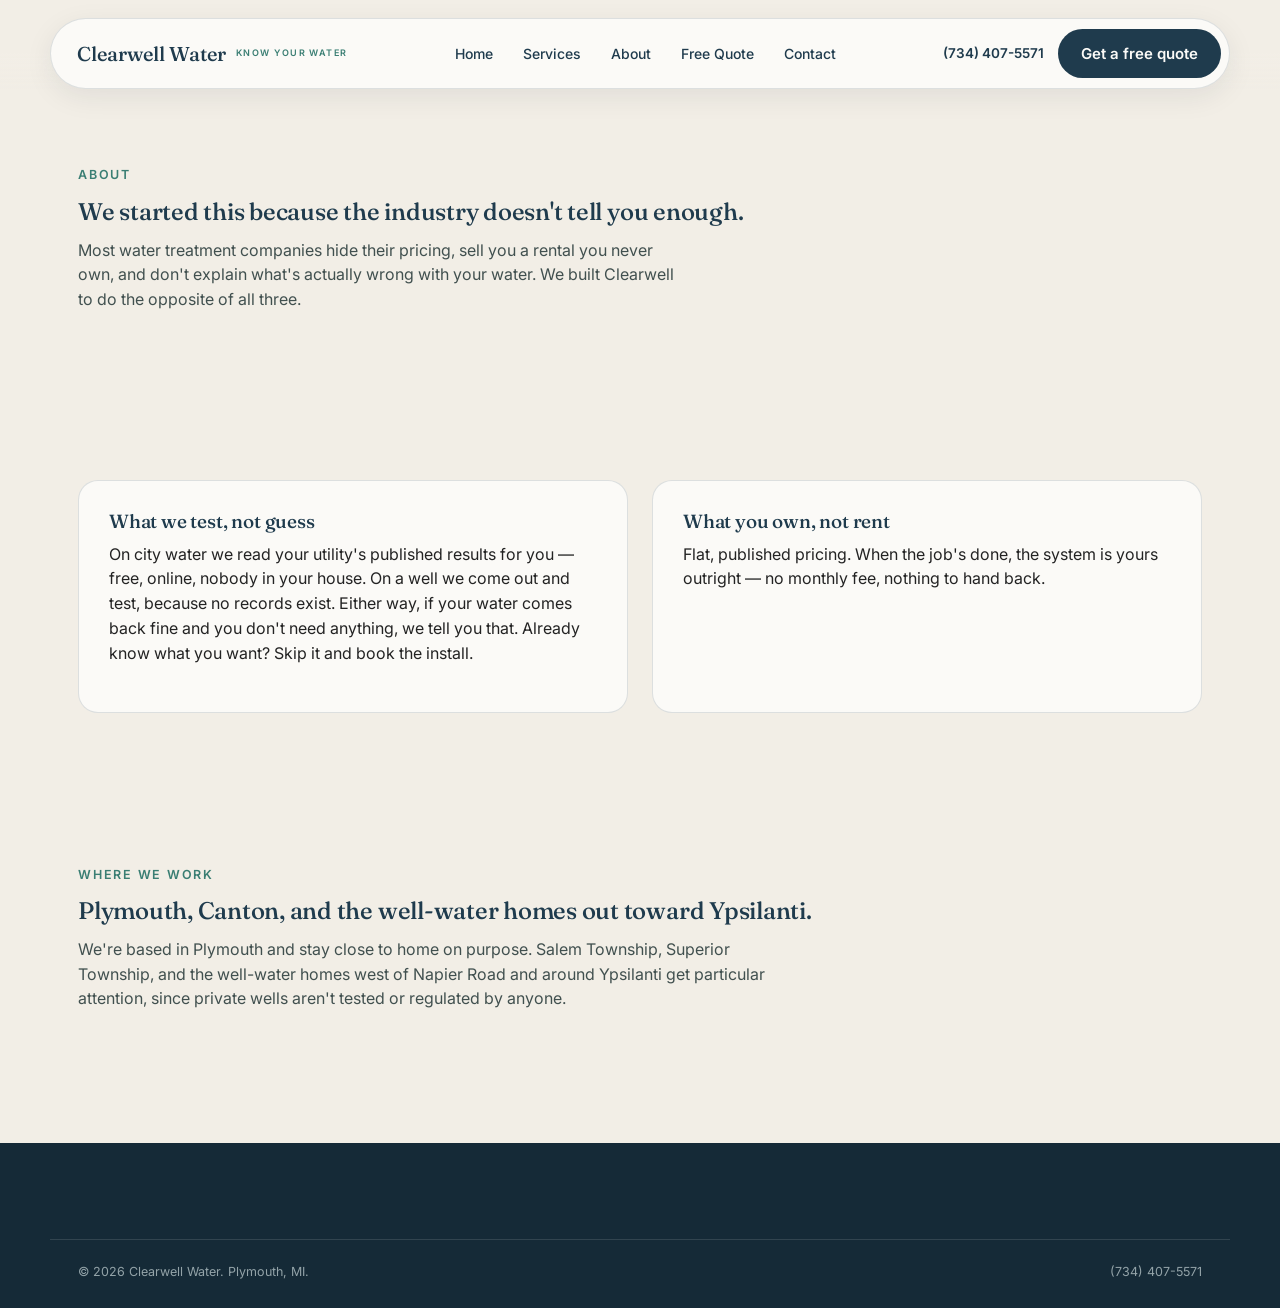
<file: about.html>
<!DOCTYPE html>
  <html lang="en">
  <head>
  <meta charset="UTF-8">
  <meta name="viewport" content="width=device-width, initial-scale=1.0">
  <title>About Clearwell Water | Locally Owned, Plymouth MI</title>
<meta name="description" content="Clearwell Water is a locally owned water treatment company serving Plymouth, Canton, Salem Township, Superior Township, and Ypsilanti, Michigan.">
<link rel="stylesheet" href="assets/styles.css?v=3">
  </head>
  <body>
  <div class="header-perch">
  <header class="site">
    <div class="nav">
      <a href="index.html" class="logo">Clearwell Water <small>KNOW YOUR WATER</small></a>
      <nav class="links" id="navLinks">
        <a href="index.html">Home</a>
        <a href="services.html">Services</a>
        <a href="about.html">About</a>
        <a href="book.html">Free Quote</a>
      <a href="contact.html">Contact</a>
      <a href="tel:+17344075571" class="nav-call">Call (734) 407-5571</a>
    </nav>
    <div class="nav-cta">
      <a href="tel:+17344075571" class="nav-phone">(734) 407-5571</a>
        <a href="book.html" class="btn btn-primary">Get a free quote</a>
      <button class="burger" id="burgerBtn" aria-label="Menu" aria-expanded="false"><span></span><span></span><span></span></button>
      </div>
    </div>
  </header>
  </div>
  <section>
    <div class="wrap">
      <span class="eyebrow">About</span>
      <h1>We started this because the industry doesn't tell you enough.</h1>
      <p style="max-width:600px; color:#41504f;">Most water treatment companies hide their pricing, sell you a rental you never own, and don't explain what's actually wrong with your water. We built Clearwell to do the opposite of all three.</p>
    </div>
  </section>
  <section>
    <div class="wrap two-col">
      <div class="panel">
        <h3>What we test, not guess</h3>
        <p>On city water we read your utility's published results for you &mdash; free, online, nobody in your house. On a well we come out and test, because no records exist. Either way, if your water comes back fine and you don't need anything, we tell you that. Already know what you want? Skip it and book the install.</p>
      </div>
      <div class="panel">
        <h3>What you own, not rent</h3>
        <p>Flat, published pricing. When the job's done, the system is yours outright &mdash; no monthly fee, nothing to hand back.</p>
      </div>
    </div>
  </section>
  <section>
    <div class="wrap">
      <span class="eyebrow">Where we work</span>
    <h2>Plymouth, Canton, and the well-water homes out toward Ypsilanti.</h2>
      <p style="max-width:700px; color:#41504f;">We're based in Plymouth and stay close to home on purpose. Salem Township, Superior Township, and the well-water homes west of Napier Road and around Ypsilanti get particular attention, since private wells aren't tested or regulated by anyone.</p>
    </div>
  </section>
  <footer class="site">
    <div class="wrap foot-bottom">
      <span>&copy; 2026 Clearwell Water. Plymouth, MI.</span>
      <span>(734) 407-5571</span>
    </div>
  </footer>
  <script src="assets/main.js?v=3"></script>
  </body>
  </html>
</file>
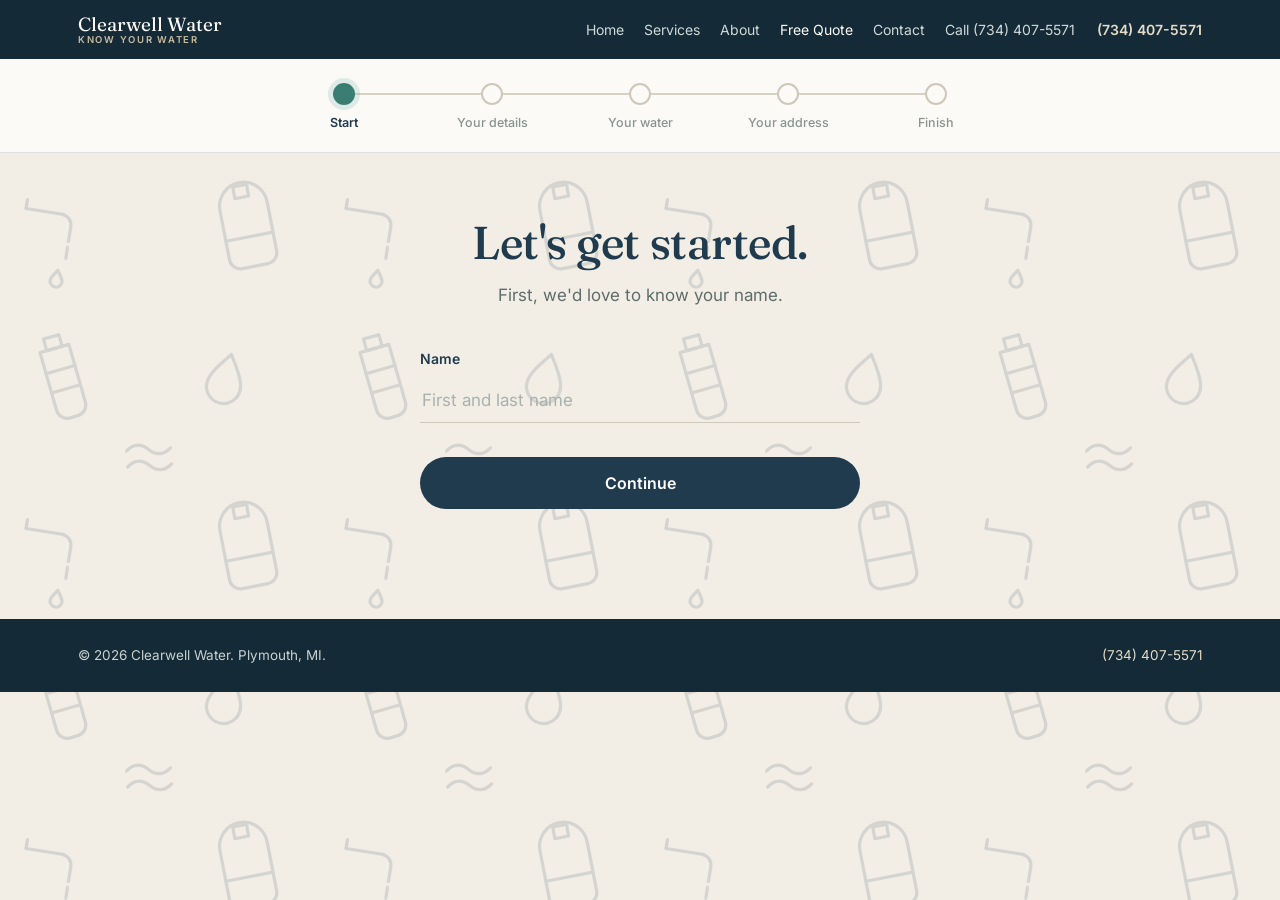
<file: book.html>
<!DOCTYPE html>
<html lang="en">
<head>
<meta charset="UTF-8">
<meta name="viewport" content="width=device-width, initial-scale=1.0">
<title>Get a Free Quote &mdash; Water Treatment in Plymouth, Canton, Ypsilanti &amp; Superior Township | Clearwell Water</title>
<meta name="description" content="Get a free quote for a water softener, filtration, or well water treatment for your Plymouth, Canton, Salem Township, Superior Township, or Ypsilanti MI home — or book a free water test. Pick your own date.">
<link rel="canonical" href="https://clearwellwaterfiltration.com/book.html">
<meta property="og:title" content="Get a Free Quote | Clearwell Water">
<meta property="og:description" content="Pick your service and your date in a few easy steps. Free water test available, or book an install directly.">
<meta property="og:type" content="website">
<meta property="og:url" content="https://clearwellwaterfiltration.com/book.html">
<style>
@import url('https://fonts.googleapis.com/css2?family=Fraunces:opsz,wght@9..144,300;9..144,400;9..144,500;9..144,600&family=Inter:wght@400;500;600;700&display=swap');

:root{
  --slate:#1F3B4D;
  --slate-deep:#152A37;
  --stone:#C9BBA0;
  --stone-light:#E4DBC8;
  --teal:#4A9B8E;
  --teal-deep:#3A7E73;
  --bone:#F2EEE6;
  --bone-white:#FBFAF7;
  --ink:#232323;
  --clay:#B0603F;
  --line: rgba(31,59,77,0.14);
  --max: 1180px;
}
*{box-sizing:border-box;}
html{scroll-behavior:smooth;}
body{
  margin:0; background:var(--bone); color:var(--ink);
  font-family:'Inter', sans-serif; font-size:16px; line-height:1.55;
  -webkit-font-smoothing:antialiased;
}
/* Water-treatment motif behind everything: filter cartridge, droplet,
   faucet, softener tank, ripple — scattered at angles, like a watermark. */
body::before{
  content:""; position:fixed; inset:0; z-index:0; pointer-events:none;
  background-image:url("data:image/svg+xml,%3Csvg xmlns='http://www.w3.org/2000/svg' width='320' height='320' viewBox='0 0 320 320'%3E%3Cg fill='none' stroke='%231F3B4D' stroke-width='3.2' stroke-linecap='round' stroke-linejoin='round' opacity='0.14'%3E%3Cg transform='translate(26 20) rotate(-16)'%3E%3Cpath d='M10 16h30v60a11 11 0 0 1-11 11H21a11 11 0 0 1-11-11z'/%3E%3Cpath d='M17 4h16v12H17z'/%3E%3Cpath d='M10 38h30M10 58h30'/%3E%3C/g%3E%3Cg transform='translate(214 26) rotate(14)'%3E%3Cpath d='M19 4c10 14 17 24 17 33a17 17 0 0 1-34 0c0-9 7-19 17-33z'/%3E%3C/g%3E%3Cg transform='translate(24 196) rotate(9)'%3E%3Cpath d='M4 12h36a11 11 0 0 1 11 11v15'/%3E%3Cpath d='M51 44v11'/%3E%3Cpath d='M4 12V3'/%3E%3Cpath d='M45 68c3 5 6 8 6 11a6 6 0 0 1-12 0c0-3 3-6 6-11z'/%3E%3C/g%3E%3Cg transform='translate(206 186) rotate(-11)'%3E%3Cpath d='M9 27a24 24 0 0 1 48 0v50a11 11 0 0 1-11 11H20A11 11 0 0 1 9 77z'/%3E%3Cpath d='M26 6h14v12H26z'/%3E%3Cpath d='M9 58h48'/%3E%3C/g%3E%3Cg transform='translate(126 122) rotate(-4)'%3E%3Cpath d='M0 9q11-10 22 0t22 0'/%3E%3Cpath d='M0 25q11-10 22 0t22 0'/%3E%3C/g%3E%3C/g%3E%3C/svg%3E");
  background-size:320px 320px;
}
header.site, .rail, .stage, footer.site{position:relative; z-index:1;}
h1,h2,h3,h4{font-family:'Fraunces', serif; font-weight:500; color:var(--slate); line-height:1.12; margin:0 0 .5em; letter-spacing:-.01em;}
p{margin:0 0 1em;}
a{color:inherit;}

/* ---------- Header ---------- */
header.site{background:var(--slate-deep); position:sticky; top:0; z-index:50;}
header.site .nav{max-width:var(--max); margin:0 auto; padding:14px 28px; display:flex; align-items:center; gap:22px;}
.logo{font-family:'Fraunces',serif; font-size:19px; color:var(--bone-white); text-decoration:none; display:flex; flex-direction:column; line-height:1.1;}
.logo small{font-family:'Inter',sans-serif; font-size:9.5px; letter-spacing:.18em; color:var(--stone); font-weight:600;}
.links{display:flex; gap:20px; margin-left:auto;}
.links a{color:#cfdad8; text-decoration:none; font-size:14px;}
.links a:hover, .links a.active{color:var(--bone-white);}
.nav-phone{color:var(--stone-light); text-decoration:none; font-size:14px; font-weight:600; white-space:nowrap;}
.burger{display:none; background:none; border:0; cursor:pointer; padding:6px; margin-left:4px;}
.burger span{display:block; width:22px; height:2px; background:var(--bone-white); margin:5px 0; transition:transform .22s ease, opacity .22s ease;}
.burger.open span:nth-child(1){transform:translateY(7px) rotate(45deg);}
.burger.open span:nth-child(2){opacity:0;}
.burger.open span:nth-child(3){transform:translateY(-7px) rotate(-45deg);}
@media(max-width:760px){
  header.site .nav{gap:10px;}
  .burger{display:block;}
  .nav-phone{display:none;}
  /* display toggle, not transform: a stuck transition must never be able
     to leave the menu unreachable on a phone */
  .links{
    display:none;
    position:fixed; inset:58px 0 auto 0; background:var(--slate-deep);
    flex-direction:column; align-items:stretch; gap:0; margin:0;
    padding:8px 0 16px; border-top:1px solid rgba(255,255,255,.1); z-index:60;
    box-shadow:0 18px 40px rgba(8,18,25,.34);
  }
  .links.open{display:flex; animation:navDrop .22s ease both;}
  @keyframes navDrop{from{opacity:0; transform:translateY(-8px);} to{opacity:1; transform:none;}}
  .links a{display:block; width:100%; padding:14px 28px; font-size:16px;}
  .links a:hover{background:rgba(255,255,255,.06);}
}

/* ---------- Progress rail: dots joined by a line ---------- */
.rail{background:var(--bone-white); border-bottom:1px solid var(--line);}
.rail-inner{max-width:780px; margin:0 auto; padding:24px 20px 20px; display:flex;}
.rail-step{flex:1; position:relative; text-align:center;}
.rail-step::before{
  content:""; position:absolute; top:10px; right:50%; width:100%; height:2px;
  background:#d8d2c4; transition:background .45s ease;
}
.rail-step:first-child::before{display:none;}
.rail-step.done::before, .rail-step.active::before{background:var(--teal-deep);}
.rail-step .dot{
  position:relative; z-index:1; width:22px; height:22px; margin:0 auto 10px;
  border-radius:50%; background:var(--bone-white); border:2px solid #cfc8ba;
  display:flex; align-items:center; justify-content:center;
  font-size:12px; color:transparent; line-height:1;
  transition:background .3s ease, border-color .3s ease, box-shadow .3s ease, color .3s ease;
}
.rail-step.done .dot{background:var(--teal-deep); border-color:var(--teal-deep); color:#fff;}
.rail-step.active .dot{background:var(--teal-deep); border-color:var(--teal-deep); box-shadow:0 0 0 5px rgba(74,155,142,.17);}
.rail-step .lbl{
  display:block; font-size:12.5px; font-weight:500; color:#8b938f;
  transition:color .3s ease; line-height:1.3;
}
.rail-step.done .lbl{color:#5f6b67;}
.rail-step.active .lbl{color:var(--slate); font-weight:600;}
@media(max-width:620px){
  .rail-inner{padding:20px 8px 16px;}
  .rail-step .lbl{font-size:10px;}
}

/* ---------- Stage: one question at a time, centred ---------- */
.stage{max-width:620px; margin:0 auto; padding:64px 24px 110px; overflow-x:clip;}
.stage.wide{max-width:1080px;}
.step{display:none; text-align:center;}
.step.on{display:block;}
/* No fill-mode on purpose: the resting position must never depend on the
   animation finishing, or a dropped frame leaves the step shifted and clipped. */
.step.on.fwd{animation:slideFwd .44s cubic-bezier(.22,.68,.28,1);}
.step.on.rev{animation:slideRev .44s cubic-bezier(.22,.68,.28,1);}
@keyframes slideFwd{from{opacity:0; transform:translateX(52px);} to{opacity:1; transform:none;}}
@keyframes slideRev{from{opacity:0; transform:translateX(-52px);} to{opacity:1; transform:none;}}
@media (prefers-reduced-motion: reduce){
  .step.on.fwd, .step.on.rev{animation:none;}
}

.step h2{font-size:clamp(30px,5.2vw,46px); margin-bottom:14px;}
.step .sub{color:#5f6d6a; font-size:17px; margin:0 auto 40px; max-width:460px;}
.step .sub a{color:var(--teal-deep); font-weight:600;}

/* ---------- Fields: underline style, one focus point ---------- */
.field{margin:0 auto 22px; max-width:440px; text-align:left;}
.field label{display:block; font-size:14px; font-weight:600; color:var(--slate); margin-bottom:8px;}
.field input, .field select, .field textarea{
  width:100%; padding:12px 2px; font-family:inherit; font-size:17px; color:var(--ink);
  background:transparent; border:0; border-bottom:1.5px solid #cfc8ba; outline:none;
  transition:border-color .2s ease;
}
.field select{padding-left:0;}
.field input::placeholder, .field textarea::placeholder{color:#a9b1ad;}
.field input:focus, .field select:focus, .field textarea:focus{border-bottom-color:var(--teal-deep);}
.field textarea{min-height:86px; resize:vertical; border:1.5px solid #cfc8ba; border-radius:10px; padding:12px 14px;}
.field .hint{font-size:12.5px; color:#828c88; margin-top:7px;}
.two{display:grid; grid-template-columns:1fr 1fr; gap:16px; max-width:440px; margin:0 auto;}
.two .field{max-width:none; margin-bottom:22px;}
@media(max-width:520px){.two{grid-template-columns:1fr; gap:0;}}

/* ---------- Choice list (water source) ---------- */
.choices{display:grid; gap:13px; max-width:460px; margin:0 auto; text-align:left;}
.choice{
  display:flex; align-items:flex-start; gap:14px; padding:18px 20px; cursor:pointer;
  background:var(--bone-white); border:1.5px solid var(--line); border-radius:12px;
  transition:border-color .18s ease, box-shadow .18s ease, transform .12s ease;
}
.choice:hover{border-color:var(--teal); transform:translateY(-1px);}
.choice input{position:absolute; opacity:0; pointer-events:none;}
.choice .box{
  flex:none; width:20px; height:20px; margin-top:3px; border-radius:50%;
  border:1.5px solid #b9c4c2; position:relative; transition:border-color .18s ease;
}
.choice .box::after{
  content:""; position:absolute; inset:4px; border-radius:50%; background:var(--teal-deep);
  transform:scale(0); transition:transform .18s cubic-bezier(.3,1.4,.5,1);
}
.choice input:checked ~ .box{border-color:var(--teal-deep);}
.choice input:checked ~ .box::after{transform:scale(1);}
.choice:has(input:checked){border-color:var(--teal-deep); box-shadow:0 0 0 3px rgba(74,155,142,.13);}
.choice .txt strong{display:block; font-size:16px; color:var(--slate); font-weight:600; margin-bottom:3px;}
.choice .txt small{display:block; font-size:13.5px; color:#66736f; line-height:1.5;}
.choice .flag{
  display:inline-block; margin-top:8px; font-size:10.5px; font-weight:700; letter-spacing:.09em;
  text-transform:uppercase; color:var(--teal-deep); background:rgba(74,155,142,.12);
  padding:4px 10px; border-radius:20px;
}

/* ---------- Service cards ---------- */
.cards{
  display:grid; grid-template-columns:repeat(3,1fr); gap:20px;
  margin-top:8px; text-align:left;
}
@media(max-width:900px){.cards{grid-template-columns:repeat(2,1fr);}}
@media(max-width:620px){.cards{grid-template-columns:1fr;}}
.card{
  position:relative; border-radius:20px; padding:30px 26px 26px; cursor:pointer;
  color:#fff; border:0; font-family:inherit; text-align:left;
  display:flex; flex-direction:column;
  transition:transform .16s ease, box-shadow .16s ease;
}
.card:hover{transform:translateY(-4px); box-shadow:0 14px 34px rgba(21,42,55,.18);}
.card:focus-visible{outline:3px solid var(--slate); outline-offset:3px;}
.card.c-slate{background:var(--slate);}
.card.c-teal{background:var(--teal-deep);}
.card.c-clay{background:var(--clay);}
.card.c-deep{background:var(--slate-deep);}
.card.c-stone{background:#8A7F6A;}
.card.c-out{background:var(--bone-white); color:var(--slate); border:1.5px solid var(--line);}
.card h3{font-size:26px; color:inherit; margin:0 0 6px; line-height:1.08;}
.card .price{font-size:16px; font-weight:700; margin-bottom:14px; opacity:.95;}
.card p{font-size:14px; line-height:1.5; opacity:.9; margin:0 0 22px; flex:1;}
.card .pick{
  display:block; width:100%; text-align:center; background:#fff; color:var(--slate);
  border-radius:40px; padding:12px 0; font-size:15px; font-weight:700;
}
.card.c-out .pick{background:var(--slate); color:#fff;}
.card.sel{box-shadow:0 0 0 4px var(--slate);}
.badge{
  position:absolute; top:-13px; left:50%; transform:translateX(-50%);
  background:var(--slate-deep); color:#fff; font-size:10.5px; font-weight:700;
  letter-spacing:.09em; text-transform:uppercase; padding:6px 14px; border-radius:20px;
  white-space:nowrap;
}
.card.c-deep .badge{background:var(--clay);}

/* ---------- Counters (people, bathrooms) ---------- */
.counter{
  display:flex; align-items:center; gap:14px; padding:16px 2px;
  border-bottom:1px solid var(--line); max-width:440px; margin:0 auto; text-align:left;
}
.counter .cl{flex:1; font-size:16px; font-weight:600; color:var(--slate);}
.counter .cl small{display:block; font-weight:400; font-size:12.5px; color:#828c88; margin-top:2px;}
.counter .num{font-size:19px; font-weight:700; color:var(--slate); min-width:26px; text-align:center;}
.counter button{
  width:36px; height:36px; flex:none; border-radius:50%; cursor:pointer;
  border:0; background:rgba(31,59,77,.08); color:var(--slate);
  font-size:19px; line-height:1; font-family:inherit;
  transition:background .18s ease;
}
.counter button:hover{background:rgba(31,59,77,.16);}
.counter button:disabled{opacity:.35; cursor:default;}

/* ---------- Pills / chips ---------- */
.qblock{max-width:440px; margin:0 auto 26px; text-align:left;}
.qblock > .qlabel{
  display:block; font-size:14px; font-weight:600; color:var(--slate); margin:22px 0 10px;
}
.qblock > .qlabel small{display:block; font-weight:400; font-size:12.5px; color:#828c88; margin-top:2px;}
.pills{display:flex; flex-wrap:wrap; gap:9px;}
.pill{
  border:1.5px solid var(--line); background:var(--bone-white); color:var(--slate);
  border-radius:40px; padding:10px 17px; font-family:inherit; font-size:14px; cursor:pointer;
  transition:border-color .16s ease, background .16s ease, color .16s ease;
}
.pill:hover{border-color:var(--teal);}
.pill.on{background:var(--slate); border-color:var(--slate); color:#fff;}
.pill.on.multi{background:var(--teal-deep); border-color:var(--teal-deep);}

/* ---------- In-quiz water result ---------- */
.wresult{display:none; max-width:460px; margin:26px auto 0; text-align:left;}
.wresult.on{display:block; animation:slideFwd .42s cubic-bezier(.22,.68,.28,1) both;}
.wresult .sys{font-size:12.5px; color:#7d8783; margin-bottom:16px;}
.wcard{background:var(--bone-white); border:1px solid var(--line); border-radius:14px; padding:4px 20px; margin-bottom:16px;}
.wcard .row{display:flex; gap:12px; padding:14px 0; border-bottom:1px solid var(--line); font-size:14px; line-height:1.5;}
.wcard .row:last-child{border-bottom:0;}
.wcard .row b{color:var(--slate);}
.wcard .ic{flex:none; width:21px; height:21px; border-radius:50%; display:flex; align-items:center; justify-content:center; font-size:11.5px; margin-top:1px;}
.ic-warn{background:rgba(176,96,63,.14); color:var(--clay);}
.ic-ok{background:rgba(74,155,142,.14); color:var(--teal-deep);}
.wharm{
  background:rgba(176,96,63,.09); border:1px solid rgba(176,96,63,.28);
  border-radius:14px; padding:18px 20px; margin-bottom:14px;
}
.wharm .lbl{font-size:11px; font-weight:700; letter-spacing:.1em; text-transform:uppercase; color:var(--clay); display:block; margin-bottom:7px;}
.wharm p{font-size:14px; margin:0; color:#5c5148;}
.wfix{background:var(--slate); color:var(--bone-white); border-radius:14px; padding:20px 22px;}
.wfix .lbl{font-size:11px; font-weight:700; letter-spacing:.1em; text-transform:uppercase; color:var(--stone); display:block; margin-bottom:7px;}
.wfix p{font-size:14.5px; margin:0; color:#dbe4e2;}
.wsrc{font-size:12.5px; color:#7d8783; margin-top:12px;}
.wsrc a{color:var(--teal-deep); font-weight:600;}

/* ---------- Date strip &amp; time slots ---------- */
.daystrip{
  display:flex; gap:10px; overflow-x:auto; padding:4px 2px 14px;
  max-width:440px; margin:0 auto; scroll-snap-type:x proximity;
}
.daystrip::-webkit-scrollbar{height:6px;}
.daystrip::-webkit-scrollbar-thumb{background:#d8d2c4; border-radius:10px;}
.day{
  flex:none; min-width:84px; scroll-snap-align:start; cursor:pointer;
  border:1.5px solid var(--line); background:var(--bone-white); border-radius:14px;
  padding:12px 10px; font-family:inherit; text-align:center;
  transition:background .16s ease, border-color .16s ease, transform .12s ease;
}
.day:hover{border-color:var(--teal); transform:translateY(-1px);}
.day .dow{display:block; font-size:12.5px; color:#828c88;}
.day .dnum{display:block; font-size:15.5px; font-weight:700; color:var(--slate); margin-top:3px;}
.day.on{background:var(--slate); border-color:var(--slate);}
.day.on .dow{color:rgba(255,255,255,.72);}
.day.on .dnum{color:#fff;}

.slots{display:grid; grid-template-columns:repeat(3,1fr); gap:10px; max-width:440px; margin:0 auto;}
@media(max-width:520px){.slots{grid-template-columns:repeat(2,1fr);}}
.slot{
  border:1.5px solid var(--line); background:var(--bone-white); border-radius:12px;
  padding:13px 6px; font-family:inherit; font-size:14.5px; color:var(--slate); cursor:pointer;
  transition:background .16s ease, border-color .16s ease;
}
.slot:hover{border-color:var(--teal);}
.slot.on{background:var(--slate); border-color:var(--slate); color:#fff;}

.photo-tip{
  max-width:440px; margin:6px auto 0; text-align:left; font-size:14px; line-height:1.55;
  background:rgba(74,155,142,.09); border:1px solid rgba(74,155,142,.28);
  border-radius:14px; padding:16px 18px; color:#40514e;
}
.photo-tip strong{color:var(--slate);}
.photo-tip a{color:var(--teal-deep); font-weight:600;}

/* ---------- Buttons ---------- */
.actions{
  display:flex; flex-direction:row-reverse; gap:12px;
  max-width:440px; margin:34px auto 0;
}
.btn{
  display:block; padding:16px 26px; border:0; border-radius:40px; cursor:pointer;
  font-family:inherit; font-size:16px; font-weight:600; text-decoration:none; text-align:center;
  transition:background .2s ease, transform .12s ease, opacity .2s ease;
}
.btn-teal{background:var(--slate); color:#fff; flex:1;}
.btn-teal:hover{background:var(--slate-deep); transform:translateY(-1px);}
.btn-teal:disabled{opacity:.6; cursor:default; transform:none;}
.btn-ghost{
  flex:none; background:rgba(31,59,77,.07); color:var(--slate);
  font-size:15px; font-weight:600; padding:16px 22px;
}
.btn-ghost:hover{background:rgba(31,59,77,.13);}
.backlink{
  background:none; border:0; cursor:pointer; font-family:inherit;
  font-size:14.5px; color:#6b7773; padding:6px;
}
.backlink:hover{color:var(--slate);}
.err{color:var(--clay); font-size:14px; margin:16px auto 0; max-width:440px; display:none;}
.err.on{display:block;}

/* ---------- Review ---------- */
.review{
  background:var(--bone-white); border:1px solid var(--line); border-radius:14px;
  padding:6px 22px; margin:0 auto 6px; max-width:460px; text-align:left;
}
.review .row{display:flex; justify-content:space-between; gap:18px; padding:14px 0; border-bottom:1px solid var(--line); font-size:14.5px;}
.review .row:last-child{border-bottom:0;}
.review .row dt{color:#6b7773; flex:none;}
.review .row dd{margin:0; text-align:right; color:var(--slate); font-weight:600;}

/* ---------- Done ---------- */
.mark{
  width:66px; height:66px; margin:0 auto 24px; border-radius:50%;
  background:rgba(74,155,142,.14); color:var(--teal-deep);
  display:flex; align-items:center; justify-content:center; font-size:31px;
}
.callout{
  background:var(--slate); color:var(--bone-white); border-radius:14px;
  padding:22px 24px; margin:28px auto 0; max-width:460px; text-align:left;
}
.callout a{color:var(--stone-light); font-weight:600;}

footer.site{background:var(--slate-deep); color:#c7d2d0;}
footer.site .foot{max-width:var(--max); margin:0 auto; padding:26px 28px; display:flex; justify-content:space-between; flex-wrap:wrap; gap:12px; font-size:13.5px;}
footer.site a{color:var(--stone-light); text-decoration:none;}
</style>
</head>
<body>

<header class="site">
  <div class="nav">
    <a href="index.html" class="logo">Clearwell Water <small>KNOW YOUR WATER</small></a>
    <nav class="links" id="navLinks">
      <a href="index.html">Home</a>
      <a href="services.html">Services</a>
      <a href="about.html">About</a>
      <a href="book.html" class="active">Free Quote</a>
      <a href="contact.html">Contact</a>
      <a href="tel:+17344075571">Call (734) 407-5571</a>
    </nav>
    <a href="tel:+17344075571" class="nav-phone">(734) 407-5571</a>
    <button class="burger" id="burgerBtn" aria-label="Menu" aria-expanded="false"><span></span><span></span><span></span></button>
  </div>
</header>

<div class="rail">
  <div class="rail-inner" id="rail">
    <div class="rail-step active"><span class="dot">&#10003;</span><span class="lbl">Start</span></div>
    <div class="rail-step"><span class="dot">&#10003;</span><span class="lbl">Your details</span></div>
    <div class="rail-step"><span class="dot">&#10003;</span><span class="lbl">Your water</span></div>
    <div class="rail-step"><span class="dot">&#10003;</span><span class="lbl">Your address</span></div>
    <div class="rail-step"><span class="dot">&#10003;</span><span class="lbl">Finish</span></div>
  </div>
</div>

<div class="stage" id="stage">
  <form id="bookForm" method="POST" novalidate>

    <!-- 0 — name -->
    <section class="step on" data-step="0" data-stage="0">
      <h2>Let's get started.</h2>
      <p class="sub">First, we'd love to know your name.</p>
      <div class="field">
        <label for="fname">Name</label>
        <input type="text" id="fname" name="Name" placeholder="First and last name" autocomplete="name">
      </div>
      <div class="actions">
        <button type="button" class="btn btn-teal" data-next>Continue</button>
      </div>
      <p class="err" data-err>Please tell us your name so we know who we're talking to.</p>
    </section>

    <!-- 1 — phone -->
    <section class="step" data-step="1" data-stage="1">
      <h2>How do we reach you?</h2>
      <p class="sub">We'll call to confirm your visit. No spam, no mailing list.</p>
      <div class="field">
        <label for="fphone">Phone number</label>
        <input type="tel" id="fphone" name="Phone" placeholder="(734) 555-0123" autocomplete="tel">
      </div>
      <div class="field">
        <label for="femail">Email <span style="font-weight:400; color:#8f9793;">(optional)</span></label>
        <input type="email" id="femail" name="Email" placeholder="you@example.com" autocomplete="email">
      </div>
      <div class="actions">
        <button type="button" class="btn btn-teal" data-next>Continue</button>
        <button type="button" class="btn btn-ghost" data-back>&larr; Back</button>
      </div>
      <p class="err" data-err>We need a phone number to confirm your appointment.</p>
    </section>

    <!-- 2 — water source -->
    <section class="step" data-step="2" data-stage="2">
      <h2>Where does your water come from?</h2>
      <p class="sub">This changes what we test for &mdash; and what you're likely to need.</p>
      <div class="choices">
        <label class="choice">
          <input type="radio" name="Water Source" value="Private well"><span class="box"></span>
          <span class="txt"><strong>A private well</strong>
            <small>Nobody tests a private well but you. Iron, sulfur, coliform bacteria, nitrates and arsenic are all on the table.</small>
            <span class="flag">Our specialty</span>
          </span>
        </label>
        <label class="choice">
          <input type="radio" name="Water Source" value="City / municipal water"><span class="box"></span>
          <span class="txt"><strong>City water</strong>
            <small>Plymouth, Canton, Northville and the City of Ypsilanti are on municipal water. Safe to drink &mdash; hardness and chlorine taste are the usual complaints.</small>
          </span>
        </label>
      </div>
      <div class="actions">
        <button type="button" class="btn btn-teal" data-next>Continue</button>
        <button type="button" class="btn btn-ghost" data-back>&larr; Back</button>
      </div>
      <p class="err" data-err>Pick one so we know what to bring.</p>
    </section>

    <!-- 3 — service -->
    <section class="step" data-step="3" data-stage="2" data-wide>
      <h2>Choose your service.</h2>
      <p class="sub">Already know what you want? Pick it and skip the test. Not sure? Start free.</p>
      <input type="hidden" name="Service" id="fservice">
      <div class="cards">
        <button type="button" class="card c-slate" data-pick="Free water test">
          <span class="badge">Start here</span>
          <h3>Free water test</h3>
          <div class="price">$0 &mdash; no obligation</div>
          <p>City water: we read your utility's published results, free and online, no visit. Well water: we come out and test, because no records exist. If you don't need anything, we'll tell you.</p>
          <span class="pick">Select</span>
        </button>
        <button type="button" class="card c-teal" data-pick="Water softener install">
          <span class="badge">Most common</span>
          <h3>Water softener</h3>
          <div class="price">$2,000&ndash;3,500 installed</div>
          <p>Stops scale on fixtures, glassware and water heaters. The fix behind most calls we get.</p>
          <span class="pick">Select</span>
        </button>
        <button type="button" class="card c-clay" data-pick="Whole-home filtration install">
          <h3>Whole-home filtration</h3>
          <div class="price">$1,000&ndash;4,500 installed</div>
          <p>Cuts chlorine taste, odor and sediment at every tap in the house. Often paired with a softener.</p>
          <span class="pick">Select</span>
        </button>
        <button type="button" class="card c-stone" data-pick="Under-sink RO install">
          <h3>Under-sink RO</h3>
          <div class="price">$300&ndash;2,500 installed</div>
          <p>Best-tasting drinking water at the kitchen faucet. An add-on, not a softener replacement.</p>
          <span class="pick">Select</span>
        </button>
        <button type="button" class="card c-deep" data-pick="Well water treatment">
          <span class="badge">Well homes</span>
          <h3>Well water treatment</h3>
          <div class="price">$6,500&ndash;8,000 bundled</div>
          <p>Iron, sulfur and bacteria, sized around your actual test result rather than a guess.</p>
          <span class="pick">Select</span>
        </button>
        <button type="button" class="card c-out" data-pick="Not sure yet">
          <h3>Not sure yet</h3>
          <div class="price">We'll help you work it out</div>
          <p>Start with the free test and we'll tell you what &mdash; if anything &mdash; you actually need.</p>
          <span class="pick">Select</span>
        </button>
      </div>
      <div class="actions">
        <button type="button" class="btn btn-ghost" data-back>&larr; Back</button>
      </div>
      <p class="err" data-err>Choose one to keep going.</p>
    </section>

    <!-- 5 — about the home (questions change with the service picked) -->
    <section class="step" data-step="4" data-stage="2">
      <h2 id="homeTitle">A bit about your home.</h2>
      <p class="sub" id="homeSub">This is what actually sizes the system, so we quote a real number instead of a guess.</p>

      <input type="hidden" name="Household Size"  id="fpeople" value="3">
      <input type="hidden" name="Bathrooms"       id="fbaths"  value="2">
      <input type="hidden" name="Water Symptoms"  id="fsymp">
      <input type="hidden" name="Install Location" id="floc">
      <input type="hidden" name="Existing Equipment" id="fexist">
      <input type="hidden" name="Well Tested Recently" id="ftested">
      <input type="hidden" name="Main Line Size" id="fpipe">
      <input type="hidden" name="Drain Nearby" id="fdrain">
      <input type="hidden" name="Outlet Nearby" id="foutlet">
      <input type="hidden" name="Access" id="faccess">

      <!-- everyone: household size drives daily demand -->
      <div class="counter" data-q="people">
        <span class="cl">People in the home<small>Sets daily water demand</small></span>
        <button type="button" data-step-btn="-1" data-target="fpeople">&minus;</button>
        <span class="num" data-num="fpeople">3</span>
        <button type="button" data-step-btn="1" data-target="fpeople">+</button>
      </div>

      <!-- softeners and whole-home systems: peak flow -->
      <div class="counter" data-q="baths">
        <span class="cl">Full bathrooms<small>Affects peak flow rate</small></span>
        <button type="button" data-step-btn="-1" data-target="fbaths">&minus;</button>
        <span class="num" data-num="fbaths">2</span>
        <button type="button" data-step-btn="1" data-target="fbaths">+</button>
      </div>

      <!-- well homes: symptoms point at iron vs sulfur vs manganese -->
      <div class="qblock" data-q="symptoms">
        <span class="qlabel">What do you notice in the water?<small>Pick any that apply &mdash; each one points at something different</small></span>
        <div class="pills" data-multi="fsymp">
          <button type="button" class="pill">Rotten-egg smell</button>
          <button type="button" class="pill">Orange or red staining</button>
          <button type="button" class="pill">Black specks</button>
          <button type="button" class="pill">Clear water that rusts as it sits</button>
          <button type="button" class="pill">Metallic taste</button>
          <button type="button" class="pill">Cloudy or gritty</button>
          <button type="button" class="pill">Scale on fixtures</button>
          <button type="button" class="pill">Nothing obvious</button>
        </div>
      </div>

      <!-- well homes only -->
      <div class="qblock" data-q="tested">
        <span class="qlabel">Tested for bacteria or nitrates in the last year?</span>
        <div class="pills" data-single="ftested">
          <button type="button" class="pill">Yes</button>
          <button type="button" class="pill">No</button>
          <button type="button" class="pill">Don't know</button>
        </div>
      </div>

      <!-- installs only: where the equipment goes -->
      <div class="qblock" data-q="location">
        <span class="qlabel">Where would the system go?</span>
        <div class="pills" data-single="floc">
          <button type="button" class="pill">Basement</button>
          <button type="button" class="pill">Garage</button>
          <button type="button" class="pill">Utility closet</button>
          <button type="button" class="pill">Crawlspace</button>
          <button type="button" class="pill">Not sure</button>
        </div>
      </div>

      <!-- installs only: what the installer needs to know before the van loads -->
      <div class="qblock" data-q="plumbing">
        <span class="qlabel">Main water line size, if you know it<small>Decides the bypass and fittings we bring</small></span>
        <div class="pills" data-single="fpipe">
          <button type="button" class="pill">3/4 inch</button>
          <button type="button" class="pill">1 inch</button>
          <button type="button" class="pill">Not sure</button>
        </div>
      </div>

      <div class="qblock" data-q="drain">
        <span class="qlabel">Near where the system goes, is there a floor drain or standpipe within about 20 feet?<small>A softener has to discharge somewhere</small></span>
        <div class="pills" data-single="fdrain">
          <button type="button" class="pill">Yes</button>
          <button type="button" class="pill">No</button>
          <button type="button" class="pill">Not sure</button>
        </div>
      </div>

      <div class="qblock" data-q="outlet">
        <span class="qlabel">Is there a power outlet within about 6 feet of that spot?<small>The valve head needs one</small></span>
        <div class="pills" data-single="foutlet">
          <button type="button" class="pill">Yes</button>
          <button type="button" class="pill">No</button>
          <button type="button" class="pill">Not sure</button>
        </div>
      </div>

      <div class="qblock" data-q="access">
        <span class="qlabel">How does the installer get to it?<small>Stairs and tight hatches change how long the job takes</small></span>
        <div class="pills" data-single="faccess">
          <button type="button" class="pill">Ground floor, easy</button>
          <button type="button" class="pill">Down a staircase</button>
          <button type="button" class="pill">Tight or low clearance</button>
          <button type="button" class="pill">Not sure</button>
        </div>
      </div>

      <!-- installs only: is there gear to pull out -->
      <div class="qblock" data-q="existing">
        <span class="qlabel">Any water treatment equipment already installed?</span>
        <div class="pills" data-single="fexist">
          <button type="button" class="pill">None</button>
          <button type="button" class="pill">Softener (working)</button>
          <button type="button" class="pill">Softener (not working)</button>
          <button type="button" class="pill">Filter or RO</button>
          <button type="button" class="pill">Not sure</button>
        </div>
      </div>

      <div class="actions">
        <button type="button" class="btn btn-teal" data-next>Continue</button>
        <button type="button" class="btn btn-ghost" data-back>&larr; Back</button>
      </div>
      <p class="err" data-err>Please answer the questions above so we can size this properly.</p>
    </section>

    <!-- 6 — address -->
    <section class="step" data-step="5" data-stage="3">
      <h2>Where are we headed?</h2>
      <p class="sub">We serve Plymouth, Canton, Salem Township, Northville, Superior Township and Ypsilanti.</p>
      <div class="field">
        <label for="faddr">Street address</label>
        <input type="text" id="faddr" name="Address" placeholder="1234 Ann Arbor Rd" autocomplete="street-address">
      </div>
      <div class="two">
        <div class="field">
          <label for="fcity">City / township</label>
          <select id="fcity" name="City">
            <option value="">Choose one&hellip;</option>
            <option>Plymouth</option>
            <option>Canton</option>
            <option>Salem Township</option>
            <option>Northville</option>
            <option>Superior Township</option>
            <option>Ypsilanti</option>
            <option>Livonia</option>
            <option>Novi</option>
            <option>South Lyon</option>
            <option>Somewhere else nearby</option>
          </select>
        </div>
        <div class="field">
          <label for="fzip">ZIP</label>
          <input type="text" id="fzip" name="ZIP" placeholder="48170" inputmode="numeric" autocomplete="postal-code">
        </div>
      </div>
      <div class="actions">
        <button type="button" class="btn btn-teal" data-next>Continue</button>
        <button type="button" class="btn btn-ghost" data-back>&larr; Back</button>
      </div>
      <p class="err" data-err>We need a street address and a city.</p>
    </section>

    <!-- 7 — date -->
    <section class="step" data-step="6" data-stage="3">
      <h2 id="dateTitle">When suits you?</h2>
      <p class="sub" id="dateSub">Pick a day that works. We'll confirm the exact window when we call.</p>
      <input type="hidden" id="fdate" name="Preferred Date">
      <input type="hidden" id="ftime" name="Preferred Time">

      <div class="qblock">
        <span class="qlabel">Pick a day</span>
        <div class="daystrip" id="daystrip"></div>
      </div>

      <div class="qblock">
        <span class="qlabel">Arrival time<small>We'll confirm the exact window when we call</small></span>
        <div class="slots" id="slots">
          <button type="button" class="slot">9:00 AM</button>
          <button type="button" class="slot">10:00 AM</button>
          <button type="button" class="slot">11:00 AM</button>
          <button type="button" class="slot">12:00 PM</button>
          <button type="button" class="slot">1:00 PM</button>
          <button type="button" class="slot">2:00 PM</button>
          <button type="button" class="slot">3:00 PM</button>
          <button type="button" class="slot">4:00 PM</button>
          <button type="button" class="slot">5:00 PM</button>
          <button type="button" class="slot">I'm flexible</button>
        </div>
      </div>

      <input type="hidden" id="fadult"  name="Adult Home">
      <input type="hidden" id="fpets"   name="Pets">
      <input type="hidden" id="fbuilt"  name="Home Age">

      <div class="qblock">
        <span class="qlabel">Who'll be home?<small>Someone 18 or over has to be there for the install</small></span>
        <div class="pills" data-single="fadult">
          <button type="button" class="pill">I will</button>
          <button type="button" class="pill">Another adult</button>
          <button type="button" class="pill">Need to arrange it</button>
        </div>
      </div>

      <div class="qblock">
        <span class="qlabel">Any pets we should know about?<small>So we don't let anything out the door</small></span>
        <div class="pills" data-single="fpets">
          <button type="button" class="pill">No pets</button>
          <button type="button" class="pill">Dog</button>
          <button type="button" class="pill">Cat</button>
          <button type="button" class="pill">Both</button>
        </div>
      </div>

      <div class="qblock">
        <span class="qlabel">Roughly when was the house built?<small>Older plumbing changes what fittings we bring &mdash; and how likely lead is</small></span>
        <div class="pills" data-single="fbuilt">
          <button type="button" class="pill">Before 1950</button>
          <button type="button" class="pill">1950&ndash;1985</button>
          <button type="button" class="pill">1986&ndash;2005</button>
          <button type="button" class="pill">After 2005</button>
          <button type="button" class="pill">Not sure</button>
        </div>
      </div>

      <div class="photo-tip">
        <strong>One thing that really helps:</strong> text a photo of where the system will go &mdash; and of your main water line if you can find it &mdash; to
        <a href="sms:+17344075571">(734) 407-5571</a>. It means we turn up with the right parts the first time.
      </div>
      <div class="field">
        <label for="fnotes">Anything we should know? <span style="font-weight:400; color:#8f9793;">(optional)</span></label>
        <textarea id="fnotes" name="Notes" placeholder="Rotten-egg smell, orange staining in the tub, recent well work&hellip;"></textarea>
      </div>
      <div class="actions">
        <button type="button" class="btn btn-teal" data-next>Review</button>
        <button type="button" class="btn btn-ghost" data-back>&larr; Back</button>
      </div>
      <p class="err" data-err>Please pick a preferred date.</p>
    </section>

    <!-- 8 — review -->
    <section class="step" data-step="7" data-stage="4">
      <h2>Does this look right?</h2>
      <p class="sub">Send it over and we'll call to confirm. Nothing is charged online.</p>
      <dl class="review" id="review"></dl>
      <div class="actions">
        <button type="submit" class="btn btn-teal">Send my request</button>
        <button type="button" class="btn btn-ghost" data-back>&larr; Back</button>
      </div>
      <p class="err" data-err></p>
    </section>

    <!-- 9 — done -->
    <section class="step" data-step="8" data-stage="4">
      <div class="mark">&#10003;</div>
      <h2>Request sent.</h2>
      <p class="sub" id="doneSub">We'll call within one business day to confirm your date and time window.</p>
      <div class="callout">
        <p style="margin:0;"><strong>Something urgent?</strong> Active odor, discolored water, or a health concern &mdash; don't wait on us. Call <a href="tel:+17344075571">(734) 407-5571</a> and we'll move you up.</p>
      </div>
    </section>
  </form>
</div>

<footer class="site">
  <div class="foot">
    <span>&copy; 2026 Clearwell Water. Plymouth, MI.</span>
    <span><a href="tel:+17344075571">(734) 407-5571</a></span>
  </div>
</footer>

<script>
(function () {
  // Mobile menu
  var burger = document.getElementById('burgerBtn');
  var navLinks = document.getElementById('navLinks');
  if (burger && navLinks) {
    burger.addEventListener('click', function () {
      var open = navLinks.classList.toggle('open');
      burger.classList.toggle('open', open);
      burger.setAttribute('aria-expanded', open ? 'true' : 'false');
    });
    navLinks.querySelectorAll('a').forEach(function (a) {
      a.addEventListener('click', function () {
        navLinks.classList.remove('open');
        burger.classList.remove('open');
        burger.setAttribute('aria-expanded', 'false');
      });
    });
  }

  // ---------------------------------------------------------------------
  // WHERE LEADS GO. Change this one address and every submission on this
  // page follows it. Same service ServiceNest already uses.
  // ---------------------------------------------------------------------
  var LEAD_ENDPOINT = 'https://formsubmit.co/ajax/sharbinsajadpour2007@gmail.com';

  var form   = document.getElementById('bookForm');
  var stage  = document.getElementById('stage');
  var steps  = Array.prototype.slice.call(form.querySelectorAll('.step'));
  var rail   = document.getElementById('rail');
  var rSteps = Array.prototype.slice.call(rail.querySelectorAll('.rail-step'));
  var at     = 0;
  var LAST   = steps.length - 1;      // the "done" panel
  var REVIEW = LAST - 1;
  var slideTimer;

  // ---- Day strip: the next three weeks, no past dates possible ----------
  var DOW = ['Sun','Mon','Tue','Wed','Thu','Fri','Sat'];
  var MON = ['Jan','Feb','Mar','Apr','May','Jun','Jul','Aug','Sep','Oct','Nov','Dec'];
  (function buildDays(){
    var strip = document.getElementById('daystrip');
    var start = new Date();
    start.setHours(0,0,0,0);
    start.setDate(start.getDate() + 1);          // earliest is tomorrow
    for (var i = 0; i < 21; i++) {
      var d = new Date(start);
      d.setDate(start.getDate() + i);
      var b = document.createElement('button');
      b.type = 'button';
      b.className = 'day';
      b.dataset.iso = d.getFullYear() + '-' +
                      String(d.getMonth() + 1).padStart(2, '0') + '-' +
                      String(d.getDate()).padStart(2, '0');
      b.innerHTML = '<span class="dow">' + DOW[d.getDay()] + '</span>' +
                    '<span class="dnum">' + MON[d.getMonth()] + ' ' + d.getDate() + '</span>';
      strip.appendChild(b);
    }
  })();

  form.addEventListener('click', function (e) {
    var day = e.target.closest('.day');
    if (day) {
      form.querySelectorAll('.day').forEach(function (d) { d.classList.remove('on'); });
      day.classList.add('on');
      document.getElementById('fdate').value = day.dataset.iso;
      return;
    }
    var slot = e.target.closest('.slot');
    if (slot) {
      form.querySelectorAll('.slot').forEach(function (s) { s.classList.remove('on'); });
      slot.classList.add('on');
      document.getElementById('ftime').value = slot.textContent.trim();
    }
  });

  function val(id){ var el = document.getElementById(id); return el ? el.value.trim() : ''; }
  function picked(name){
    var el = form.querySelector('input[name="' + name + '"]:checked');
    return el ? el.value : '';
  }
  function service(){ return document.getElementById('fservice').value; }

  function paintRail(s){
    rSteps.forEach(function (el, i) {
      el.classList.toggle('active', i === s);
      el.classList.toggle('done', i < s);
    });
  }

  function show(i){
    var back = i < at;
    steps[at].classList.remove('on', 'fwd', 'rev');
    steps[i].classList.remove('fwd', 'rev');
    steps[i].classList.add('on');                  // visible first...
    void steps[i].offsetWidth;                     // ...then reflow, so the
    steps[i].classList.add(back ? 'rev' : 'fwd');  // animation actually starts

    // Safety net: strip the animating class once it should be done. If the
    // animation clock is throttled (background tab, reduced power), the step
    // would otherwise sit stuck at the offset keyframe and get clipped.
    clearTimeout(slideTimer);
    slideTimer = setTimeout(function () {
      steps[i].classList.remove('fwd', 'rev');
    }, 480);
    at = i;
    stage.classList.toggle('wide', steps[i].hasAttribute('data-wide'));
    paintRail(+steps[i].dataset.stage);
    var top = rail.getBoundingClientRect().bottom + window.scrollY;
    if (window.scrollY > top) window.scrollTo({ top: top - 20, behavior: 'smooth' });
  }

  // ---- Counters (people, bathrooms) ----------------------------------
  var LIMITS = { fpeople: [1, 12], fbaths: [1, 8] };

  form.addEventListener('click', function (e) {
    var btn = e.target.closest('[data-step-btn]');
    if (!btn) return;
    var id = btn.dataset.target;
    var lim = LIMITS[id];
    var el = document.getElementById(id);
    var next = Math.min(Math.max(+el.value + +btn.dataset.stepBtn, lim[0]), lim[1]);
    el.value = next;
    form.querySelector('[data-num="' + id + '"]').textContent = next;
    // grey out the arrows at the ends rather than silently doing nothing
    form.querySelectorAll('[data-target="' + id + '"]').forEach(function (b) {
      b.disabled = (+b.dataset.stepBtn < 0 && next === lim[0]) ||
                   (+b.dataset.stepBtn > 0 && next === lim[1]);
    });
  });

  // ---- Pills: single-choice and multi-choice --------------------------
  form.addEventListener('click', function (e) {
    var pill = e.target.closest('.pill');
    if (!pill) return;
    var wrap = pill.parentElement;

    if (wrap.dataset.single) {
      wrap.querySelectorAll('.pill').forEach(function (p) { p.classList.remove('on'); });
      pill.classList.add('on');
      document.getElementById(wrap.dataset.single).value = pill.textContent.trim();
    } else if (wrap.dataset.multi) {
      pill.classList.toggle('on');
      pill.classList.toggle('multi', pill.classList.contains('on'));
      var chosen = Array.prototype.slice.call(wrap.querySelectorAll('.pill.on'))
        .map(function (p) { return p.textContent.trim(); });
      document.getElementById(wrap.dataset.multi).value = chosen.join(', ');
    }
  });

  // ---- Which follow-up questions matter for this job ------------------
  // A softener is sized on demand; a well job is diagnosed on symptoms.
  // Asking a free-test visitor about install location just adds friction.
  function tuneHomeStep(){
    var svc  = service();
    var well = picked('Water Source') === 'Private well' || svc === 'Well water treatment';
    var isTest = (svc === 'Free water test' || svc === 'Not sure yet');
    var sized = (svc === 'Water softener install' ||
                 svc === 'Whole-home filtration install' ||
                 svc === 'Well water treatment');

    var show = {
      people:   true,
      baths:    sized,
      symptoms: well || isTest,
      tested:   well,
      location: !isTest,
      existing: !isTest,
      // Only an actual install needs the van loaded correctly.
      plumbing: !isTest,
      drain:    !isTest,
      outlet:   !isTest,
      access:   !isTest
    };

    Object.keys(show).forEach(function (key) {
      form.querySelectorAll('[data-q="' + key + '"]').forEach(function (el) {
        el.style.display = show[key] ? '' : 'none';
      });
    });

    document.getElementById('homeTitle').textContent =
      isTest ? 'A bit about your water.' : 'A bit about your home.';
    document.getElementById('homeSub').textContent = isTest
      ? "So we bring the right test kit, and know what to look for when we get there."
      : "This is what actually sizes the system, so we quote a real number instead of a guess.";

    // A well system cannot be dated before the results exist — so for well
    // work the date being picked is the TEST, not the install.
    var dt = document.getElementById('dateTitle');
    var ds = document.getElementById('dateSub');
    if (isTest || well) {
      dt.textContent = 'When should we test?';
      ds.textContent = "Pick a day for the water test. We can't put a date on an install yet — "
        + "what you need depends on what the test finds, and we'd rather book that once we know.";
    } else {
      dt.textContent = 'When should we install?';
      ds.textContent = 'Pick a day that works. We’ll confirm the exact arrival window when we call.';
    }
  }

  // Only require answers to questions this visitor can actually see.
  function visible(sel){
    var el = form.querySelector('[data-q="' + sel + '"]');
    return el && el.style.display !== 'none';
  }


  // A step can opt out of the flow — the water check is city-water only.
  function skipped(i){
    var s = steps[i];
    if (!s) return false;
    if (s.dataset.skip === 'city-only') {
      return picked('Water Source') !== 'City / municipal water';
    }
    return false;
  }

  function nextIndex(from, dir){
    var i = from + dir;
    while (i > 0 && i < steps.length - 1 && skipped(i)) i += dir;
    return Math.min(Math.max(i, 0), steps.length - 1);
  }

  // What must be filled before each step lets you move on.
  function missing(i){
    if (i === 0) return !val('fname');
    if (i === 1) return !val('fphone');
    if (i === 2) return !picked('Water Source');
    if (i === 3) return false;              // water check drives its own button
    if (i === 4) return !service();
    if (i === 5) {
      if (visible('location') && !val('floc'))   return true;
      if (visible('existing') && !val('fexist')) return true;
      if (visible('tested')   && !val('ftested'))return true;
      return false;
    }
    if (i === 6) return !val('faddr') || !val('fcity');
    if (i === 7) return !val('fdate');
    return false;
  }

  function prettyDate(iso){
    if (!iso) return '';
    var p = iso.split('-');
    var d = new Date(+p[0], +p[1] - 1, +p[2]);     // local, not UTC — avoids off-by-one
    return d.toLocaleDateString('en-US', { weekday:'long', month:'long', day:'numeric', year:'numeric' });
  }

  // ---- Subject lines: the inbox should say what they want, unopened ----
  function subjectFor(complete){
    var svc  = service();
    var who  = val('fname') || 'No name given';
    var city = val('fcity') || 'city not given';
    var when = val('fdate') ? prettyDate(val('fdate')).replace(/,? \d{4}$/, '') : 'no date picked';

    if (!complete) return 'INCOMPLETE — ' + who + ' (' + (svc || 'no service chosen') + ') — ' + city;
    if (svc === 'Free water test' || svc === 'Not sure yet')
      return 'FREE WATER TEST — ' + who + ' — ' + city + ' — ' + when;
    return 'INSTALL REQUEST: ' + svc + ' — ' + who + ' — ' + city + ' — ' + when;
  }

  // ---- Partial capture: a lead that walks away still lands in the inbox ----
  var completed = false, partialSent = false;

  // Every field we have, as a plain object for the email body.
  function payload(status, subject){
    var o = {
      _subject: subject,
      _template: 'table',
      _captcha: 'false',
      Status: status,
      Name: val('fname') || 'Not provided',
      Phone: val('fphone') || 'Not provided',
      Email: val('femail') || 'Not provided',
      'Water Source': picked('Water Source') || 'Not provided',
      Service: service() || 'Not chosen yet',
      'Household Size': val('fpeople') || '',
      'Water Symptoms': val('fsymp') || '',
      'Well Tested Recently': val('ftested') || '',
      'Install Location': val('floc') || '',
      'Existing Equipment': val('fexist') || '',
      'Main Line Size': val('fpipe') || '',
      'Drain Nearby': val('fdrain') || '',
      'Outlet Nearby': val('foutlet') || '',
      Access: val('faccess') || '',
      Address: val('faddr') || '',
      City: val('fcity') || '',
      ZIP: val('fzip') || '',
      'ZIP checked': val('fzipchk') || '',
      'Preferred Date': val('fdate') ? prettyDate(val('fdate')) : '',
      'Preferred Time': val('ftime') || '',
      'Adult Home': val('fadult') || '',
      Pets: val('fpets') || '',
      'Home Age': val('fbuilt') || '',
      Notes: val('fnotes') || '',
      Source: 'Clearwell website — quote flow'
    };
    Object.keys(o).forEach(function (k) { if (o[k] === '') delete o[k]; });
    return o;
  }

  function sendPartial(){
    if (completed || partialSent) return;
    if (!val('fname') || !val('fphone')) return;   // nothing worth sending yet
    if (!navigator.sendBeacon) return;
    partialSent = true;

    var body = payload('INCOMPLETE — visitor left before finishing', subjectFor(false));
    body['Got as far as'] = 'Step ' + (at + 1) + ' of ' + (REVIEW + 1);

    navigator.sendBeacon(
      LEAD_ENDPOINT,
      new Blob([JSON.stringify(body)], { type:'application/json' })
    );
  }

  window.addEventListener('pagehide', sendPartial);
  document.addEventListener('visibilitychange', function () {
    if (document.visibilityState === 'hidden') sendPartial();
  });

  function buildReview(){
    var rows = [
      ['Name',    val('fname')],
      ['Phone',   val('fphone')],
      ['Email',   val('femail')],
      ['Water',   picked('Water Source')],
      ['ZIP checked', val('fzipchk')],
      ['Service', service()],
      ['Household', val('fpeople') + ' people' + (visible('baths') ? ', ' + val('fbaths') + ' bathrooms' : '')],
      ['Noticing', val('fsymp')],
      ['Well tested', visible('tested') ? val('ftested') : ''],
      ['System goes', val('floc')],
      ['Existing gear', val('fexist')],
      ['Main line', val('fpipe')],
      ['Drain nearby', val('fdrain')],
      ['Outlet nearby', val('foutlet')],
      ['Access', val('faccess')],
      ['Address', [val('faddr'), val('fcity'), val('fzip')].filter(Boolean).join(', ')],
      ['Date',    prettyDate(val('fdate'))],
      ['Time',    val('ftime')],
      ['Who\'s home', val('fadult')],
      ['Pets',    val('fpets')],
      ['Home age', val('fbuilt')],
      ['Notes',   val('fnotes')]
    ];
    document.getElementById('review').innerHTML = rows
      .filter(function (r) { return r[1]; })
      .map(function (r) {
        var safe = String(r[1]).replace(/[&<>"]/g, function (c) {
          return { '&':'&amp;', '<':'&lt;', '>':'&gt;', '"':'&quot;' }[c];
        });
        return '<div class="row"><dt>' + r[0] + '</dt><dd>' + safe + '</dd></div>';
      }).join('');
  }

  // Service cards: pick and move straight on, like choosing a plan.
  form.addEventListener('click', function (e) {
    var card = e.target.closest('[data-pick]');
    if (!card) return;
    document.getElementById('fservice').value = card.dataset.pick;
    form.querySelectorAll('.card').forEach(function (c) { c.classList.remove('sel'); });
    card.classList.add('sel');
    var err = card.closest('.step').querySelector('[data-err]');
    if (err) err.classList.remove('on');
    tuneHomeStep();                       // the next step depends on this choice
    setTimeout(function () { show(nextIndex(at, 1)); }, 180);
  });

  form.addEventListener('click', function (e) {
    var next = e.target.closest('[data-next]');
    var back = e.target.closest('[data-back]');
    if (!next && !back) return;

    var step = e.target.closest('.step');
    var err  = step.querySelector('[data-err]');

    if (next) {
      if (missing(at)) { if (err) err.classList.add('on'); return; }
      if (err) err.classList.remove('on');
      if (at === REVIEW - 1) buildReview();
      show(nextIndex(at, 1));
    } else {
      show(nextIndex(at, -1));
    }
  });

  // Enter advances rather than submitting early.
  form.addEventListener('keydown', function (e) {
    if (e.key === 'Enter' && e.target.tagName !== 'TEXTAREA' && at < REVIEW) {
      e.preventDefault();
      var btn = steps[at].querySelector('[data-next]');
      if (btn) btn.click();
    }
  });

  form.addEventListener('submit', function (e) {
    e.preventDefault();
    var btn = form.querySelector('button[type="submit"]');
    var err = steps[REVIEW].querySelector('[data-err]');
    btn.disabled = true;
    btn.textContent = 'Sending…';

    var body = payload('COMPLETE — submitted from the website', subjectFor(true));
    // so hitting reply in the inbox goes back to the customer
    if (val('femail')) body._replyto = val('femail');

    fetch(LEAD_ENDPOINT, {
      method:'POST',
      headers:{ 'Content-Type':'application/json', 'Accept':'application/json' },
      body: JSON.stringify(body)
    })
      .then(function (r) { return r.json(); })
      .then(function (data) {
        // formsubmit returns success as the string "true"
        var ok = data.success === true || data.success === 'true';
        if (!ok) throw new Error(data.message || 'Submit failed');
        completed = true;
        // Set expectations honestly: a well job can't be sized without testing
        // first, so it's two visits. A city softener is usually one.
        var well = picked('Water Source') === 'Private well' ||
                   service() === 'Well water treatment';
        var isTest = (service() === 'Free water test' || service() === 'Not sure yet');
        document.getElementById('doneSub').textContent = isTest
          ? "We'll call within one business day to confirm. The visit itself is the test — we'll give you the numbers on the spot and tell you what, if anything, you need."
          : well
            ? "We'll call within one business day. Well water has to be tested before we size anything, so we'll test on the first visit and come back to install — no guessing at what your water needs."
            : "We'll call within one business day to confirm. For city water we can usually size and install on the same visit, as long as the space and plumbing check out.";
        show(LAST);
      })
      .catch(function () {
        btn.disabled = false;
        btn.textContent = 'Send my request';
        err.textContent = "That didn't go through. Please call (734) 407-5571 and we'll sort it out over the phone.";
        err.classList.add('on');
      });
  });
})();
</script>
</body>
</html>
</file>
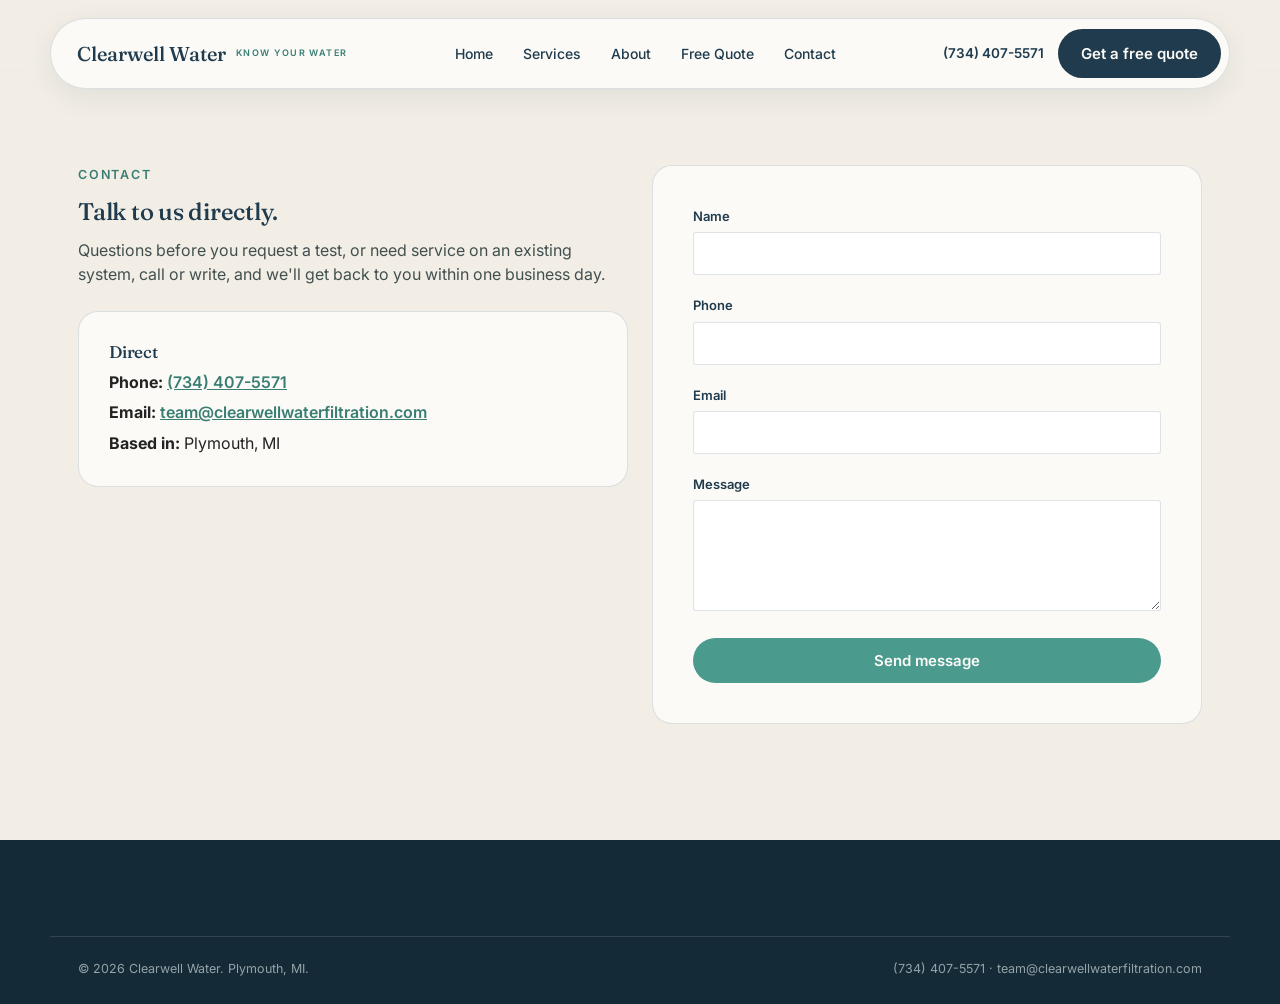
<file: contact.html>
<!DOCTYPE html>
  <html lang="en">
  <head>
  <meta charset="UTF-8">
  <meta name="viewport" content="width=device-width, initial-scale=1.0">
  <title>Contact Clearwell Water | Plymouth, MI</title>
  <meta name="description" content="Contact Clearwell Water, serving Plymouth, Canton, Salem Township, Superior Township, and Ypsilanti, Michigan. Call (734) 407-5571.">
  <link rel="stylesheet" href="assets/styles.css?v=3">
  </head>
  <body>
  <div class="header-perch">
  <header class="site">
    <div class="nav">
      <a href="index.html" class="logo">Clearwell Water <small>KNOW YOUR WATER</small></a>
      <nav class="links" id="navLinks">
        <a href="index.html">Home</a>
        <a href="services.html">Services</a>
        <a href="about.html">About</a>
        <a href="book.html">Free Quote</a>
      <a href="contact.html">Contact</a>
      <a href="tel:+17344075571" class="nav-call">Call (734) 407-5571</a>
    </nav>
    <div class="nav-cta">
      <a href="tel:+17344075571" class="nav-phone">(734) 407-5571</a>
        <a href="book.html" class="btn btn-primary">Get a free quote</a>
      <button class="burger" id="burgerBtn" aria-label="Menu" aria-expanded="false"><span></span><span></span><span></span></button>
      </div>
    </div>
  </header>
  </div>
  <section>
    <div class="wrap two-col">
      <div>
        <span class="eyebrow">Contact</span>
        <h1>Talk to us directly.</h1>
        <p style="color:#41504f;">Questions before you request a test, or need service on an existing system, call or write, and we'll get back to you within one business day.</p>
        <div class="panel" style="margin-top:24px;">
          <h3 style="font-size:17px;">Direct</h3>
          <p style="margin-bottom:6px;"><strong>Phone:</strong> <a href="tel:+17344075571" style="color:var(--teal-deep); font-weight:600;">(734) 407-5571</a></p>
          <p style="margin-bottom:6px;"><strong>Email:</strong> <a href="mailto:team@clearwellwaterfiltration.com" style="color:var(--teal-deep); font-weight:600;">team@clearwellwaterfiltration.com</a></p>
          <p style="margin-bottom:0;"><strong>Based in:</strong> Plymouth, MI</p>
        </div>
      </div>
      <div class="form-card">
        <form action="https://formsubmit.co/sharbinsajadpour2007@gmail.com" method="POST">
          <input type="hidden" name="_captcha" value="false">
          <input type="hidden" name="_template" value="table">
          <input type="hidden" name="_subject" value="Clearwell — new contact message">
          <div class="field"><label>Name</label><input type="text" name="Name" required></div>
          <div class="field"><label>Phone</label><input type="tel" name="Phone" required></div>
          <div class="field"><label>Email</label><input type="email" name="Email" required></div>
          <div class="field"><label>Message</label><textarea name="Message" rows="5" required></textarea></div>
          <button type="submit" class="btn btn-teal" style="width:100%; justify-content:center; border:none; cursor:pointer;">Send message</button>
        </form>
      </div>
    </div>
  </section>
  <footer class="site">
    <div class="wrap foot-bottom">
      <span>&copy; 2026 Clearwell Water. Plymouth, MI.</span>
      <span>(734) 407-5571 &middot; team@clearwellwaterfiltration.com</span>
    </div>
  </footer>
  <script src="assets/main.js?v=3"></script>
  </body>
  </html>
</file>
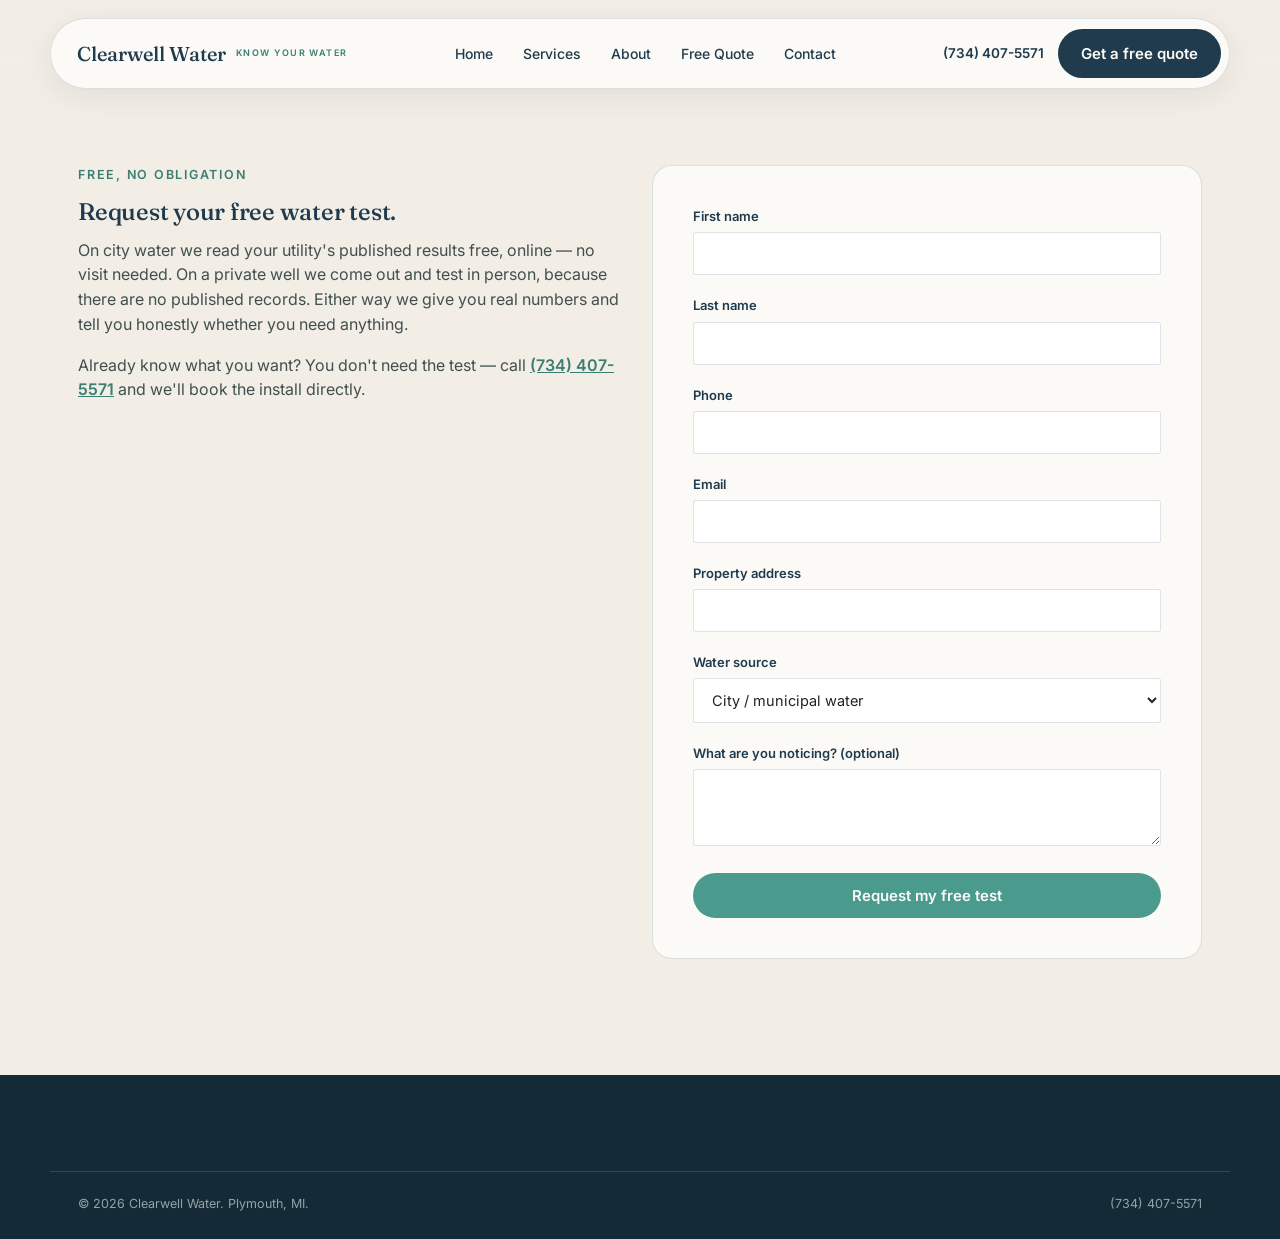
<file: quote.html>
<!DOCTYPE html>
<html lang="en">
<head>
<meta charset="UTF-8">
<meta name="viewport" content="width=device-width, initial-scale=1.0">
<title>Get Your Free Water Test | Clearwell Water</title>
<meta name="description" content="Request a free water test for your Plymouth, Canton, Salem Township, Superior Township, or Ypsilanti MI home.">
<link rel="stylesheet" href="assets/styles.css?v=3">
</head>
<body>
<div class="header-perch">
<header class="site">
  <div class="nav">
    <a href="index.html" class="logo">Clearwell Water <small>KNOW YOUR WATER</small></a>
    <nav class="links" id="navLinks">
      <a href="index.html">Home</a>
      <a href="services.html">Services</a>
      <a href="about.html">About</a>
      <a href="book.html">Free Quote</a>
      <a href="contact.html">Contact</a>
      <a href="tel:+17344075571" class="nav-call">Call (734) 407-5571</a>
    </nav>
    <div class="nav-cta">
      <a href="tel:+17344075571" class="nav-phone">(734) 407-5571</a>
      <a href="book.html" class="btn btn-primary">Get a free quote</a>
      <button class="burger" id="burgerBtn" aria-label="Menu" aria-expanded="false"><span></span><span></span><span></span></button>
    </div>
  </div>
</header>
</div>
<section>
  <div class="wrap two-col">
    <div>
      <span class="eyebrow">Free, no obligation</span>
      <h1>Request your free water test.</h1>
      <p style="color:#41504f;">On city water we read your utility's published results free, online &mdash; no visit needed. On a private well we come out and test in person, because there are no published records. Either way we give you real numbers and tell you honestly whether you need anything.</p>
      <p style="color:#41504f;">Already know what you want? You don't need the test &mdash; call <a href="tel:+17344075571" style="color:var(--teal-deep); font-weight:600;">(734) 407-5571</a> and we'll book the install directly.</p>
    </div>
    <div class="form-card">
      <form id="quoteForm" action="https://formsubmit.co/sharbinsajadpour2007@gmail.com" method="POST">
        <input type="hidden" name="_captcha" value="false">
          <input type="hidden" name="_template" value="table">
        <input type="hidden" name="_subject" value="Clearwell — free water test request">
        <div class="field"><label>First name</label><input type="text" name="First Name" required></div>
        <div class="field"><label>Last name</label><input type="text" name="Last Name" required></div>
        <div class="field"><label>Phone</label><input type="tel" name="Phone" required></div>
        <div class="field"><label>Email</label><input type="email" name="Email" required></div>
        <div class="field"><label>Property address</label><input type="text" name="Address" required></div>
        <div class="field"><label>Water source</label>
          <select name="Water Source">
            <option>City / municipal water</option>
            <option>Private well</option>
          </select>
        </div>
        <div class="field"><label>What are you noticing? (optional)</label><textarea name="Notes" rows="3"></textarea></div>
        <button type="submit" class="btn btn-teal" style="width:100%; justify-content:center; border:none; cursor:pointer;">Request my free test</button>
      </form>
    </div>
  </div>
</section>
<footer class="site">
  <div class="wrap foot-bottom">
    <span>&copy; 2026 Clearwell Water. Plymouth, MI.</span>
    <span>(734) 407-5571</span>
  </div>
</footer>
<script src="assets/main.js?v=3"></script>
</body>
</html>
</file>
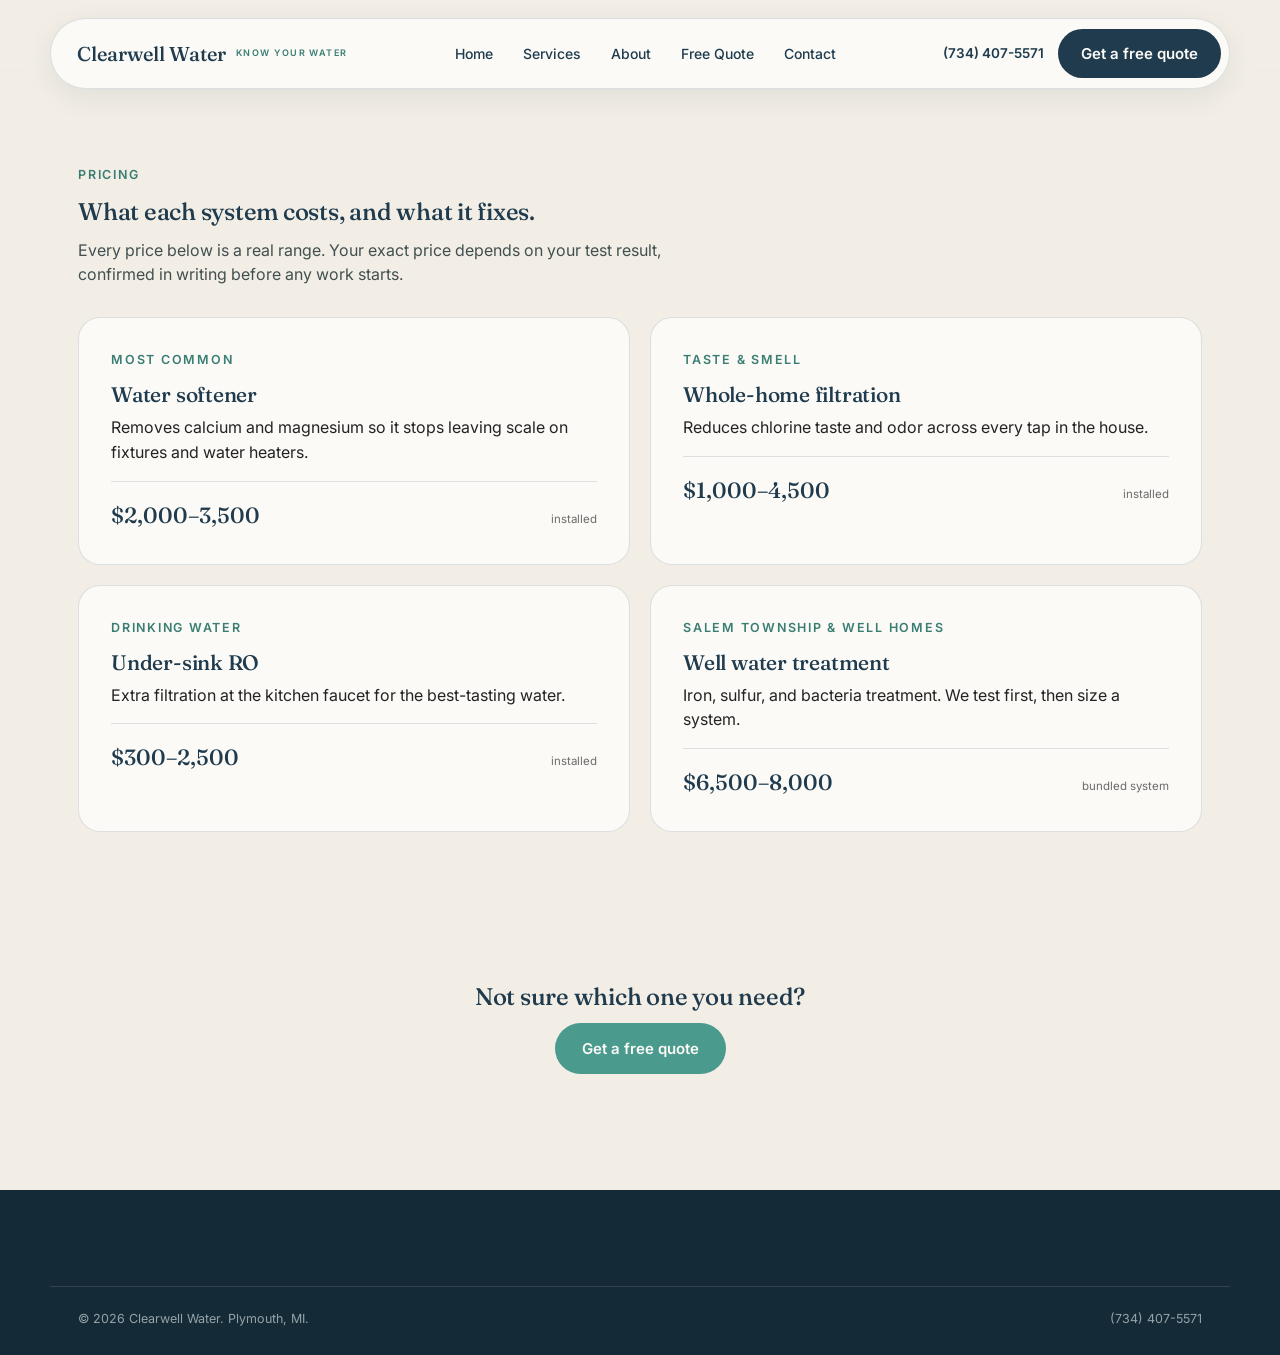
<file: services.html>
<!DOCTYPE html>
  <html lang="en">
  <head>
  <meta charset="UTF-8">
  <meta name="viewport" content="width=device-width, initial-scale=1.0">
  <title>Water Treatment Pricing | Clearwell Water</title>
<meta name="description" content="Flat pricing for water softeners, whole-home filtration, under-sink RO, and well water treatment in Plymouth and Canton, MI.">
<link rel="stylesheet" href="assets/styles.css?v=3">
  </head>
  <body>
  <div class="header-perch">
  <header class="site">
    <div class="nav">
      <a href="index.html" class="logo">Clearwell Water <small>KNOW YOUR WATER</small></a>
      <nav class="links" id="navLinks">
        <a href="index.html">Home</a>
        <a href="services.html">Services</a>
        <a href="about.html">About</a>
        <a href="book.html">Free Quote</a>
      <a href="contact.html">Contact</a>
      <a href="tel:+17344075571" class="nav-call">Call (734) 407-5571</a>
    </nav>
    <div class="nav-cta">
      <a href="tel:+17344075571" class="nav-phone">(734) 407-5571</a>
        <a href="book.html" class="btn btn-primary">Get a free quote</a>
      <button class="burger" id="burgerBtn" aria-label="Menu" aria-expanded="false"><span></span><span></span><span></span></button>
      </div>
    </div>
  </header>
  </div>
  <section>
    <div class="wrap">
      <span class="eyebrow">Pricing</span>
      <h1>What each system costs, and what it fixes.</h1>
      <p style="max-width:600px; color:#41504f;">Every price below is a real range. Your exact price depends on your test result, confirmed in writing before any work starts.</p>
    <div class="svc-grid" style="margin-top:30px;">
      <div class="svc-card" id="softener">
        <span class="eyebrow">Most common</span>
          <h3>Water softener</h3>
          <p>Removes calcium and magnesium so it stops leaving scale on fixtures and water heaters.</p>
          <div class="price-row"><span class="price">$2,000&ndash;3,500</span><small>installed</small></div>
        </div>
        <div class="svc-card" id="filtration">
          <span class="eyebrow">Taste &amp; smell</span>
          <h3>Whole-home filtration</h3>
          <p>Reduces chlorine taste and odor across every tap in the house.</p>
        <div class="price-row"><span class="price">$1,000&ndash;4,500</span><small>installed</small></div>
        </div>
        <div class="svc-card" id="ro">
          <span class="eyebrow">Drinking water</span>
          <h3>Under-sink RO</h3>
          <p>Extra filtration at the kitchen faucet for the best-tasting water.</p>
          <div class="price-row"><span class="price">$300&ndash;2,500</span><small>installed</small></div>
        </div>
        <div class="svc-card" id="well">
          <span class="eyebrow">Salem Township &amp; well homes</span>
        <h3>Well water treatment</h3>
        <p>Iron, sulfur, and bacteria treatment. We test first, then size a system.</p>
          <div class="price-row"><span class="price">$6,500&ndash;8,000</span><small>bundled system</small></div>
        </div>
      </div>
    </div>
  </section>
  <section style="text-align:center;">
    <div class="wrap">
      <h2>Not sure which one you need?</h2>
      <a href="book.html" class="btn btn-teal">Get a free quote</a>
    </div>
  </section>
  <footer class="site">
    <div class="wrap foot-bottom">
      <span>&copy; 2026 Clearwell Water. Plymouth, MI.</span>
      <span>(734) 407-5571</span>
    </div>
  </footer>
  <script src="assets/main.js?v=3"></script>
  </body>
  </html>
</file>
<file: assets/styles.css>
@import url('https://fonts.googleapis.com/css2?family=Fraunces:opsz,wght@9..144,300;9..144,400;9..144,500;9..144,600&family=Inter:wght@400;500;600&display=swap');

:root{
    --slate:#1F3B4D;
    --slate-deep:#152A37;
    --stone:#C9BBA0;
    --stone-light:#E4DBC8;
    --teal:#4A9B8E;
    --teal-deep:#3A7E73;
    --bone:#F2EEE6;
    --bone-white:#FBFAF7;
    --ink:#232323;
    --clay:#B0603F;
    --line: rgba(31,59,77,0.14);
    --max: 1180px;
}

*{box-sizing:border-box;}
html{scroll-behavior:smooth;}
body{
    margin:0;
    background:var(--bone);
    color:var(--ink);
    font-family:'Inter', sans-serif;
    font-size:16px;
    line-height:1.55;
    -webkit-font-smoothing:antialiased;
}
h1,h2,h3,h4{
    font-family:'Fraunces', serif;
    font-weight:500;
    color:var(--slate);
    line-height:1.12;
    margin:0 0 0.5em;
    letter-spacing:-0.01em;
}
p{margin:0 0 1em;}
a{color:inherit;}
img{max-width:100%; display:block;}
.wrap{max-width:var(--max); margin:0 auto; padding:0 28px;}
.eyebrow{
    font-family:'Inter', sans-serif;
    font-size:12.5px;
    font-weight:600;
    letter-spacing:0.14em;
    text-transform:uppercase;
    color:var(--teal-deep);
    display:block;
    margin-bottom:14px;
}
.btn{
    display:inline-flex;
    align-items:center;
    gap:8px;
    font-family:'Inter', sans-serif;
    font-weight:600;
    font-size:15px;
    padding:13px 26px;
    border-radius:44px;
    text-decoration:none;
    border:1.5px solid transparent;
    cursor:pointer;
    transition:transform .15s ease, background .15s ease, border-color .15s ease;
}
.btn:hover{transform:translateY(-1px);}
.btn:focus-visible{outline:2px solid var(--teal); outline-offset:3px;}
.btn-primary{background:var(--slate); color:var(--bone-white);}
.btn-primary:hover{background:var(--slate-deep);}
.btn-outline{background:transparent; border-color:var(--slate); color:var(--slate);}
.btn-outline:hover{background:var(--slate); color:var(--bone-white);}
.btn-teal{background:var(--teal); color:var(--bone-white);}
.btn-teal:hover{background:var(--teal-deep);}

.header-perch{position:sticky; top:0; z-index:50; padding:18px 20px 0; background:linear-gradient(var(--bone) 60%, transparent);}
header.site{
    max-width:var(--max); margin:0 auto;
    background:var(--bone-white); border-radius:60px; border:1px solid var(--line);
    box-shadow:0 8px 28px rgba(21,42,55,0.08);
    padding:0 8px 0 26px;
}
.nav{display:flex; align-items:center; justify-content:space-between; padding:10px 0;}
.logo{
    display:flex; align-items:center; gap:10px;
    font-family:'Fraunces', serif; font-weight:500; font-size:20px; color:var(--slate);
    text-decoration:none;
}
.logo .mark{width:34px; height:34px; flex:none;}
.logo small{
    display:block; font-family:'Inter'; font-weight:600; font-size:9px;
    letter-spacing:0.16em; color:var(--teal-deep); margin-top:-2px;
}
nav.links{display:flex; align-items:center; gap:30px;}
nav.links a{
    text-decoration:none; color:var(--slate); font-size:14px; font-weight:500;
    position:relative; padding:4px 0;
}
nav.links a.active,nav.links a:hover{color:var(--teal-deep);}
.nav-cta{display:flex; align-items:center; gap:14px;}
.nav-phone{font-size:13.5px; font-weight:600; color:var(--slate); text-decoration:none;}
.nav-cta .btn-primary{border-radius:40px; padding:12px 22px;}
.burger{display:none; background:none; border:none; cursor:pointer; padding:6px;}
.burger span{display:block; width:22px; height:2px; background:var(--slate); margin:5px 0;}

.announce{max-width:calc(var(--max) - 40px); margin:12px auto 0; background:var(--slate); border-radius:40px; padding:11px 26px; display:flex; align-items:center; justify-content:center; gap:10px;}
.announce span{color:var(--bone-white); font-size:13px; font-weight:500;}
.announce .dot{width:6px; height:6px; border-radius:50%; background:var(--teal);}

.hero{position:relative; padding:110px 0 120px; overflow:hidden; isolation:isolate;}
.hero-bg-wrap{position:absolute; inset:0; z-index:-2; overflow:hidden;}
.hero-bg-img{width:100%; height:100%; object-fit:cover; filter:blur(14px); transform:scale(1.1); transition:filter .05s linear;}
.hero-bg-overlay{position:absolute; inset:0; background:linear-gradient(165deg, rgba(21,42,55,0.90) 0%, rgba(31,59,77,0.82) 55%, rgba(33,65,79,0.78) 100%);}
.hero-inner{text-align:center; max-width:800px; margin:0 auto;}
.hero-kicker{font-family:'Fraunces',serif; font-style:italic; font-size:19px; color:var(--stone); margin-bottom:18px; display:flex; align-items:center; justify-content:center; gap:16px;}
.hero-kicker .rule{width:34px; height:1px; background:var(--stone); opacity:0.6;}
.hero h1{font-size:clamp(46px,7.5vw,84px); font-weight:600; color:var(--bone-white); margin:0 auto 10px; letter-spacing:-0.02em;}
.hero .subcaps{font-family:'Inter',sans-serif; font-weight:600; font-size:clamp(14px,1.8vw,18px); letter-spacing:0.16em; text-transform:uppercase; color:var(--teal); margin-bottom:26px;}
.hero .lede{font-size:18px; max-width:520px; margin:0 auto; color:#cfd9d7;}
.hero-actions{display:flex; gap:14px; margin-top:34px; flex-wrap:wrap; justify-content:center;}
.hero-actions .btn{border-radius:44px; padding:15px 30px;}
.hero-actions .btn-outline{border-color:rgba(242,238,230,0.4); color:var(--bone-white);}
.hero-actions .btn-outline:hover{background:rgba(242,238,230,0.12);}
.hero-stats{display:flex; gap:0; margin-top:64px; flex-wrap:wrap; justify-content:center; max-width:760px; margin-left:auto; margin-right:auto;}
.hero-stats div{padding:0 30px; border-left:1px solid rgba(242,238,230,0.18);}
.hero-stats div:first-child{border-left:none;}
.hero-stats .num{font-family:'Fraunces',serif; font-size:27px; color:var(--bone-white); font-weight:500; display:block;}
.hero-stats .lbl{font-size:12px; color:#a9bab6;}

section{padding:76px 0;}
section.tight{padding:52px 0;}
.section-head{max-width:640px; margin-bottom:44px;}
.section-head h2{font-size:clamp(26px,3.2vw,36px);}
.band-stone{background:var(--stone-light);}
.band-slate{background:var(--slate); color:var(--bone-white);}
.band-slate h2, .band-slate h3{color:var(--bone-white);}
.band-slate .eyebrow{color:var(--stone);}

.trust-strip{display:flex; gap:12px; align-items:center; flex-wrap:wrap; justify-content:center; padding:26px 0;}
.trust-strip span{background:var(--bone-white); border:1px solid var(--line); border-radius:40px; padding:9px 18px; font-size:13px; color:#4a4a4a;}
.trust-strip strong{color:var(--slate);}

.statement{text-align:center; padding:20px 0 10px;}
.statement h2{font-size:clamp(28px,4.4vw,46px); font-weight:600; max-width:780px; margin:0 auto;}

.svc-grid{display:grid; grid-template-columns:1fr 1fr; gap:20px;}
.svc-card{background:var(--bone-white); border:1px solid var(--line); border-radius:22px; padding:32px; position:relative;}
.svc-card .icon-badge{width:46px; height:46px; border-radius:50%; background:var(--stone-light); display:flex; align-items:center; justify-content:center; margin-bottom:18px;}
.svc-card .icon-badge svg{width:22px; height:22px;}
.svc-card h3{font-size:21px; margin-bottom:8px;}
.svc-card .tag{font-size:11.5px; font-weight:600; letter-spacing:.08em; text-transform:uppercase; color:var(--teal-deep);}
.svc-card p.desc{color:#41504f; font-size:14.5px; margin:10px 0 18px;}
.svc-card ul{margin:0 0 18px; padding-left:18px; font-size:13.5px; color:#41504f;}
.svc-card ul li{margin-bottom:4px;}
.svc-card .price-row{display:flex; align-items:baseline; justify-content:space-between; border-top:1px solid var(--line); padding-top:16px;}
.svc-card .price-row .price{font-family:'Fraunces',serif; font-size:22px; color:var(--slate); font-weight:500;}
.svc-card .price-row small{font-size:11.5px; color:#6b6b6b;}

.process{display:grid; grid-template-columns:repeat(4,1fr); gap:20px;}
.process div{padding:0;}
.process .n{
    width:40px; height:40px; border-radius:50%; background:var(--slate); color:var(--bone-white);
    display:flex; align-items:center; justify-content:center; font-family:'Fraunces',serif; font-size:16px; font-weight:500;
    margin-bottom:14px;
}
.process h4{font-size:17px; margin:0 0 6px;}
.process p{font-size:13.5px; color:#4a4a4a; margin:0;}

.harm-grid{display:grid; grid-template-columns:repeat(3,1fr); gap:20px;}
.harm-card{background:var(--bone-white); border:1px solid var(--line); border-radius:16px; padding:26px;}
.harm-card .stat{font-family:'Fraunces',serif; font-size:30px; color:var(--clay); display:block; margin-bottom:8px;}
.harm-card h4{font-size:16px; margin-bottom:8px;}
.harm-card p{font-size:13.5px; color:#4a4a4a; margin:0;}

.two-col{display:grid; grid-template-columns:1fr 1fr; gap:24px;}
.panel{background:var(--bone-white); border:1px solid var(--line); border-radius:20px; padding:30px;}
.panel h3{font-size:19px;}
.panel .tag{font-size:11.5px; letter-spacing:.1em; text-transform:uppercase; font-weight:600; color:var(--clay);}

footer.site{background:var(--slate-deep); color:var(--stone-light); padding:56px 0 26px; margin-top:40px;}
.foot-grid{display:grid; grid-template-columns:1.4fr 1fr 1fr 1fr; gap:40px;}
footer.site h4{color:var(--bone-white); font-family:'Inter'; font-size:13px; letter-spacing:.08em; text-transform:uppercase; font-weight:600; margin-bottom:16px;}
footer.site a{color:var(--stone-light); text-decoration:none; font-size:14px; display:block; margin-bottom:9px;}
footer.site a:hover{color:var(--bone-white);}
.foot-bottom{border-top:1px solid rgba(255,255,255,0.12); margin-top:40px; padding-top:22px; font-size:12.5px; color:#93a3a8; display:flex; justify-content:space-between; flex-wrap:wrap; gap:10px;}

.quiz-shell{max-width:600px; margin:0 auto; background:var(--bone-white); border:1px solid var(--line); border-radius:24px; overflow:hidden;}
.quiz-progress-track{height:4px; background:var(--stone-light);}
.quiz-progress-fill{height:4px; background:var(--teal); transition:width .35s ease;}
.quiz-step-label{padding:16px 40px 0; font-size:11px; letter-spacing:.08em; text-transform:uppercase; color:#8a9694;}
.quiz-body{padding:32px 40px 40px;}
.quiz-question{animation:fadein .3s ease;}
@keyframes fadein{from{opacity:0; transform:translateY(6px);} to{opacity:1; transform:translateY(0);}}
.quiz-question h3{font-size:23px; margin-bottom:22px; line-height:1.3;}
.card-options{display:grid; gap:10px; margin-bottom:6px;}
.card-option{
    border:1.5px solid var(--line); border-radius:12px; padding:16px 18px; cursor:pointer;
    display:flex; align-items:center; justify-content:space-between; transition:border-color .15s, background .15s;
}
.card-option:hover{border-color:var(--teal);}
.card-option.selected{border-color:var(--teal); background:#f0f7f5;}
.card-option .label{font-weight:600; font-size:14.5px; color:var(--slate);}
.card-option .hint{font-size:12px; color:#6b6b6b; margin-top:2px;}
.card-option .dot{width:18px; height:18px; border-radius:50%; border:1.5px solid var(--line); flex:none;}
.card-option.selected .dot{border-color:var(--teal); background:var(--teal); box-shadow:inset 0 0 0 3px #fff;}
.chip-row{display:flex; flex-wrap:wrap; gap:8px; margin-bottom:6px;}
.chip{border:1.5px solid var(--line); border-radius:40px; padding:10px 18px; font-size:14px; cursor:pointer; color:var(--slate);}
.chip.selected{border-color:var(--teal); background:#f0f7f5; color:var(--teal-deep);}
.quiz-nav{display:flex; justify-content:space-between; align-items:center; margin-top:30px;}
.quiz-back{background:none; border:none; color:#6b6b6b; font-size:14px; font-weight:600; cursor:pointer; padding:10px;}
.quiz-review dt{font-size:11.5px; text-transform:uppercase; letter-spacing:.06em; color:#8a9694; margin-top:14px;}
.quiz-review dd{font-size:15px; color:var(--slate); font-weight:500; margin:2px 0 0;}
#quizSuccess{display:none; text-align:center; padding:20px 0;}
.form-card{background:var(--bone-white); border:1px solid var(--line); border-radius:20px; padding:40px;}
.field{margin-bottom:20px;}
.field label{display:block; font-size:13px; font-weight:600; color:var(--slate); margin-bottom:6px;}
.field input, .field select, .field textarea{
    width:100%; padding:12px 14px; border:1.5px solid var(--line); border-radius:8px;
    font-family:'Inter'; font-size:14.5px; background:#fff; color:var(--ink);
}
.field input:focus, .field select:focus, .field textarea:focus{outline:none; border-color:var(--teal);}
.field-row{display:grid; grid-template-columns:1fr 1fr; gap:16px;}
#formSuccess{display:none; text-align:center; padding:40px 20px;}
#formSuccess h3{font-size:22px;}

@media (max-width: 900px){
    .hero{padding:64px 0 80px;}
    .hero-stats{gap:18px 0;}
    .hero-stats div{border-left:none; padding:0 18px; width:45%;}
    .foot-grid{grid-template-columns:1fr 1fr;}
    .process{grid-template-columns:1fr 1fr;}
    .two-col{grid-template-columns:1fr;}
    .svc-grid{grid-template-columns:1fr;}
}
@media (max-width: 720px){
    .harm-grid{grid-template-columns:1fr;}
    nav.links{
          position:fixed; inset:64px 0 0 0; background:var(--bone); flex-direction:column;
          align-items:flex-start; padding:28px; gap:22px; transform:translateX(100%);
          transition:transform .25s ease; border-top:1px solid var(--line);
    }
    nav.links.open{transform:translateX(0);}
    .burger{display:block;}
    .nav-phone{display:none;}
    .field-row{grid-template-columns:1fr;}
    .foot-grid{grid-template-columns:1fr 1fr;}
}
.nav-phone{font-size:13.5px; font-weight:600; color:var(--slate); text-decoration:none;}
.nav-cta .btn-primary{border-radius:40px; padding:12px 22px;}
.burger{display:none; background:none; border:none; cursor:pointer; padding:6px;}
.burger span{display:block; width:22px; height:2px; background:var(--slate); margin:5px 0;}

.announce{max-width:calc(var(--max) - 40px); margin:12px auto 0; background:var(--slate); border-radius:40px; padding:11px 26px; display:flex; align-items:center; justify-content:center; gap:10px;}
.announce span{color:var(--bone-white); font-size:13px; font-weight:500;}
.announce .dot{width:6px; height:6px; border-radius:50%; background:var(--teal);}

.hero{position:relative; padding:110px 0 120px; overflow:hidden; isolation:isolate;}
.hero-bg-wrap{position:absolute; inset:0; z-index:-2; overflow:hidden;}
.hero-bg-img{width:100%; height:100%; object-fit:cover; filter:blur(14px); transform:scale(1.1); transition:filter .05s linear;}
.hero-bg-overlay{position:absolute; inset:0; background:linear-gradient(165deg, rgba(21,42,55,0.90) 0%, rgba(31,59,77,0.82) 55%, rgba(33,65,79,0.78) 100%);}
.hero-inner{text-align:center; max-width:800px; margin:0 auto;}
.hero-kicker{font-family:'Fraunces',serif; font-style:italic; font-size:19px; color:var(--stone); margin-bottom:18px; display:flex; align-items:center; justify-content:center; gap:16px;}
.hero-kicker .rule{width:34px; height:1px; background:var(--stone); opacity:0.6;}
.hero h1{font-size:clamp(46px,7.5vw,84px); font-weight:600; color:var(--bone-white); margin:0 auto 10px; letter-spacing:-0.02em;}
.hero .subcaps{font-family:'Inter',sans-serif; font-weight:600; font-size:clamp(14px,1.8vw,18px); letter-spacing:0.16em; text-transform:uppercase; color:var(--teal); margin-bottom:26px;}
.hero .lede{font-size:18px; max-width:520px; margin:0 auto; color:#cfd9d7;}
.hero-actions{display:flex; gap:14px; margin-top:34px; flex-wrap:wrap; justify-content:center;}
.hero-actions .btn{border-radius:44px; padding:15px 30px;}
.hero-actions .btn-outline{border-color:rgba(242,238,230,0.4); color:var(--bone-white);}
.hero-actions .btn-outline:hover{background:rgba(242,238,230,0.12);}
.hero-stats{display:flex; gap:0; margin-top:64px; flex-wrap:wrap; justify-content:center; max-width:760px; margin-left:auto; margin-right:auto;}
.hero-stats div{padding:0 30px; border-left:1px solid rgba(242,238,230,0.18);}
.hero-stats div:first-child{border-left:none;}
.hero-stats .num{font-family:'Fraunces',serif; font-size:27px; color:var(--bone-white); font-weight:500; display:block;}
.hero-stats .lbl{font-size:12px; color:#a9bab6;}

section{padding:76px 0;}
section.tight{padding:52px 0;}
.section-head{max-width:640px; margin-bottom:44px;}
.section-head h2{font-size:clamp(26px,3.2vw,36px);}
.band-stone{background:var(--stone-light);}
.band-slate{background:var(--slate); color:var(--bone-white);}
.band-slate h2, .band-slate h3{color:var(--bone-white);}
.band-slate .eyebrow{color:var(--stone);}

.trust-strip{display:flex; gap:12px; align-items:center; flex-wrap:wrap; justify-content:center; padding:26px 0;}
.trust-strip span{background:var(--bone-white); border:1px solid var(--line); border-radius:40px; padding:9px 18px; font-size:13px; color:#4a4a4a;}
.trust-strip strong{color:var(--slate);}

.statement{text-align:center; padding:20px 0 10px;}
.statement h2{font-size:clamp(28px,4.4vw,46px); font-weight:600; max-width:780px; margin:0 auto;}

.svc-grid{display:grid; grid-template-columns:1fr 1fr; gap:20px;}
.svc-card{background:var(--bone-white); border:1px solid var(--line); border-radius:22px; padding:32px; position:relative;}
.svc-card .icon-badge{width:46px; height:46px; border-radius:50%; background:var(--stone-light); display:flex; align-items:center; justify-content:center; margin-bottom:18px;}
.svc-card .icon-badge svg{width:22px; height:22px;}
.svc-card h3{font-size:21px; margin-bottom:8px;}
.svc-card .tag{font-size:11.5px; font-weight:600; letter-spacing:.08em; text-transform:uppercase; color:var(--teal-deep);}
.svc-card p.desc{color:#41504f; font-size:14.5px; margin:10px 0 18px;}
.svc-card ul{margin:0 0 18px; padding-left:18px; font-size:13.5px; color:#41504f;}
.svc-card ul li{margin-bottom:4px;}
.svc-card .price-row{display:flex; align-items:baseline; justify-content:space-between; border-top:1px solid var(--line); padding-top:16px;}
.svc-card .price-row .price{font-family:'Fraunces',serif; font-size:22px; color:var(--slate); font-weight:500;}
.svc-card .price-row small{font-size:11.5px; color:#6b6b6b;}

.process{display:grid; grid-template-columns:repeat(4,1fr); gap:20px;}
.process div{padding:0;}
.process .n{
    width:40px; height:40px; border-radius:50%; background:var(--slate); color:var(--bone-white);
    display:flex; align-items:center; justify-content:center; font-family:'Fraunces',serif; font-size:16px; font-weight:500;
    margin-bottom:14px;
}
.process h4{font-size:17px; margin:0 0 6px;}
.process p{font-size:13.5px; color:#4a4a4a; margin:0;}

.harm-grid{display:grid; grid-template-columns:repeat(3,1fr); gap:20px;}
.harm-card{background:var(--bone-white); border:1px solid var(--line); border-radius:16px; padding:26px;}
.harm-card .stat{font-family:'Fraunces',serif; font-size:30px; color:var(--clay); display:block; margin-bottom:8px;}
.harm-card h4{font-size:16px; margin-bottom:8px;}
.harm-card p{font-size:13.5px; color:#4a4a4a; margin:0;}

.two-col{display:grid; grid-template-columns:1fr 1fr; gap:24px;}
.panel{background:var(--bone-white); border:1px solid var(--line); border-radius:20px; padding:30px;}
.panel h3{font-size:19px;}
.panel .tag{font-size:11.5px; letter-spacing:.1em; text-transform:uppercase; font-weight:600; color:var(--clay);}

footer.site{background:var(--slate-deep); color:var(--stone-light); padding:56px 0 26px; margin-top:40px;}
.foot-grid{display:grid; grid-template-columns:1.4fr 1fr 1fr 1fr; gap:40px;}
footer.site h4{color:var(--bone-white); font-family:'Inter'; font-size:13px; letter-spacing:.08em; text-transform:uppercase; font-weight:600; margin-bottom:16px;}
footer.site a{color:var(--stone-light); text-decoration:none; font-size:14px; display:block; margin-bottom:9px;}
footer.site a:hover{color:var(--bone-white);}
.foot-bottom{border-top:1px solid rgba(255,255,255,0.12); margin-top:40px; padding-top:22px; font-size:12.5px; color:#93a3a8; display:flex; justify-content:space-between; flex-wrap:wrap; gap:10px;}

.quiz-shell{max-width:600px; margin:0 auto; background:var(--bone-white); border:1px solid var(--line); border-radius:24px; overflow:hidden;}
.quiz-progress-track{height:4px; background:var(--stone-light); border-radius:0;}
.quiz-progress-fill{height:4px; background:var(--teal); border-radius:0; transition:width .35s ease;}
.quiz-step-label{padding:16px 40px 0; font-size:11px; letter-spacing:.08em; text-transform:uppercase; color:#8a9694;}
.quiz-body{padding:32px 40px 40px;}
.quiz-question{animation:fadein .3s ease;}
@keyframes fadein{from{opacity:0; transform:translateY(6px);} to{opacity:1; transform:translateY(0);}}
.quiz-question h3{font-size:23px; margin-bottom:22px; line-height:1.3;}
.card-options{display:grid; gap:10px; margin-bottom:6px;}
.card-option{
    border:1.5px solid var(--line); border-radius:12px; padding:16px 18px; cursor:pointer;
    display:flex; align-items:center; justify-content:space-between; transition:border-color .15s, background .15s;
}
.card-option:hover{border-color:var(--teal);}
.card-option.selected{border-color:var(--teal); background:#f0f7f5;}
.card-option .label{font-weight:600; font-size:14.5px; color:var(--slate);}
.card-option .hint{font-size:12px; color:#6b6b6b; margin-top:2px;}
.card-option .dot{width:18px; height:18px; border-radius:50%; border:1.5px solid var(--line); flex:none;}
.card-option.selected .dot{border-color:var(--teal); background:var(--teal); box-shadow:inset 0 0 0 3px #fff;}
.chip-row{display:flex; flex-wrap:wrap; gap:8px; margin-bottom:6px;}
.chip{border:1.5px solid var(--line); border-radius:40px; padding:10px 18px; font-size:14px; cursor:pointer; color:var(--slate);}
.chip.selected{border-color:var(--teal); background:#f0f7f5; color:var(--teal-deep);}
.quiz-nav{display:flex; justify-content:space-between; align-items:center; margin-top:30px;}
.quiz-back{background:none; border:none; color:#6b6b6b; font-size:14px; font-weight:600; cursor:pointer; padding:10px;}
.quiz-review dt{font-size:11.5px; text-transform:uppercase; letter-spacing:.06em; color:#8a9694; margin-top:14px;}
.quiz-review dd{font-size:15px; color:var(--slate); font-weight:500; margin:2px 0 0;}
#quizSuccess{display:none; text-align:center; padding:20px 0;}
@media (max-width:640px){
    .quiz-body{padding:24px 22px 32px;}
    .quiz-step-label{padding:14px 22px 0;}
}
.form-card{background:var(--bone-white); border:1px solid var(--line); border-radius:20px; padding:40px;}
.field{margin-bottom:20px;}
.field label{display:block; font-size:13px; font-weight:600; color:var(--slate); margin-bottom:6px;}
.field input, .field select, .field textarea{
    width:100%; padding:12px 14px; border:1.5px solid var(--line); border-radius:3px;
    font-family:'Inter'; font-size:14.5px; background:#fff; color:var(--ink);
}
.field input:focus, .field select:focus, .field textarea:focus{outline:none; border-color:var(--teal);}
.field-row{display:grid; grid-template-columns:1fr 1fr; gap:16px;}
fieldset{border:1.5px solid var(--line); border-radius:3px; padding:16px 18px; margin:0 0 20px;}
fieldset legend{font-size:13px; font-weight:600; color:var(--slate); padding:0 6px;}
.check-row{display:flex; align-items:center; gap:8px; margin-bottom:8px; font-size:14px;}
.check-row input{width:auto;}
#formSuccess{display:none; text-align:center; padding:40px 20px;}
#formSuccess h3{font-size:22px;}

@media (max-width: 900px){
    .hero{padding:64px 0 80px;}
    .hero-stats{gap:18px 0;}
    .hero-stats div{border-left:none; padding:0 18px; width:45%;}
    .foot-grid{grid-template-columns:1fr 1fr;}
    .process{grid-template-columns:1fr 1fr;}
    .process div{border-bottom:1px solid var(--line);}
    .two-col{grid-template-columns:1fr;}
    .svc-grid{grid-template-columns:1fr;}
}
  @media (max-width: 720px){
      .harm-grid{grid-template-columns:1fr;}
      nav.links{
            position:fixed; inset:64px 0 0 0; background:var(--bone); flex-direction:column;
            align-items:flex-start; padding:28px; gap:22px; transform:translateX(100%);
            transition:transform .25s ease; border-top:1px solid var(--line);
      }
      nav.links.open{transform:translateX(0);}
      .burger{display:block;}
      .nav-phone{display:none;}
      .field-row{grid-template-columns:1fr;}
      .foot-grid{grid-template-columns:1fr 1fr;}
  }

/* Mobile menu: the drawer link for the phone number, since .nav-phone is
   hidden at this width. Desktop keeps the header number instead. */
.nav-call{display:none;}
@media (max-width: 720px){
  .nav-call{display:block; color:var(--teal-deep); font-weight:600;}
  nav.links a{width:100%; padding:6px 0;}
}

/* ---------------------------------------------------------------
   Mobile menu, authoritative. Earlier blocks in this file slide the
   drawer with a transform; if that transition never runs (throttled
   tab, reduced motion, older browser) the menu is stuck off-screen
   and the site becomes unnavigable on a phone. Toggling display
   instead cannot get stuck — the fade is decoration only.
   --------------------------------------------------------------- */
@media (max-width: 720px){
  nav.links{
    display:none; transform:none; transition:none;
    position:fixed; inset:64px 0 auto 0; z-index:60;
    flex-direction:column; align-items:stretch; gap:0;
    background:var(--bone); padding:10px 0 18px;
    border-top:1px solid var(--line);
    box-shadow:0 18px 40px rgba(21,42,55,.16);
  }
  nav.links.open{display:flex; animation:navDrop .22s ease both;}
  nav.links a{padding:14px 28px; width:100%; font-size:16px;}
  nav.links a:hover{background:rgba(31,59,77,.05);}
}
@keyframes navDrop{from{opacity:0; transform:translateY(-8px);} to{opacity:1; transform:none;}}
@media (prefers-reduced-motion: reduce){
  nav.links.open{animation:none;}
}
</file>
